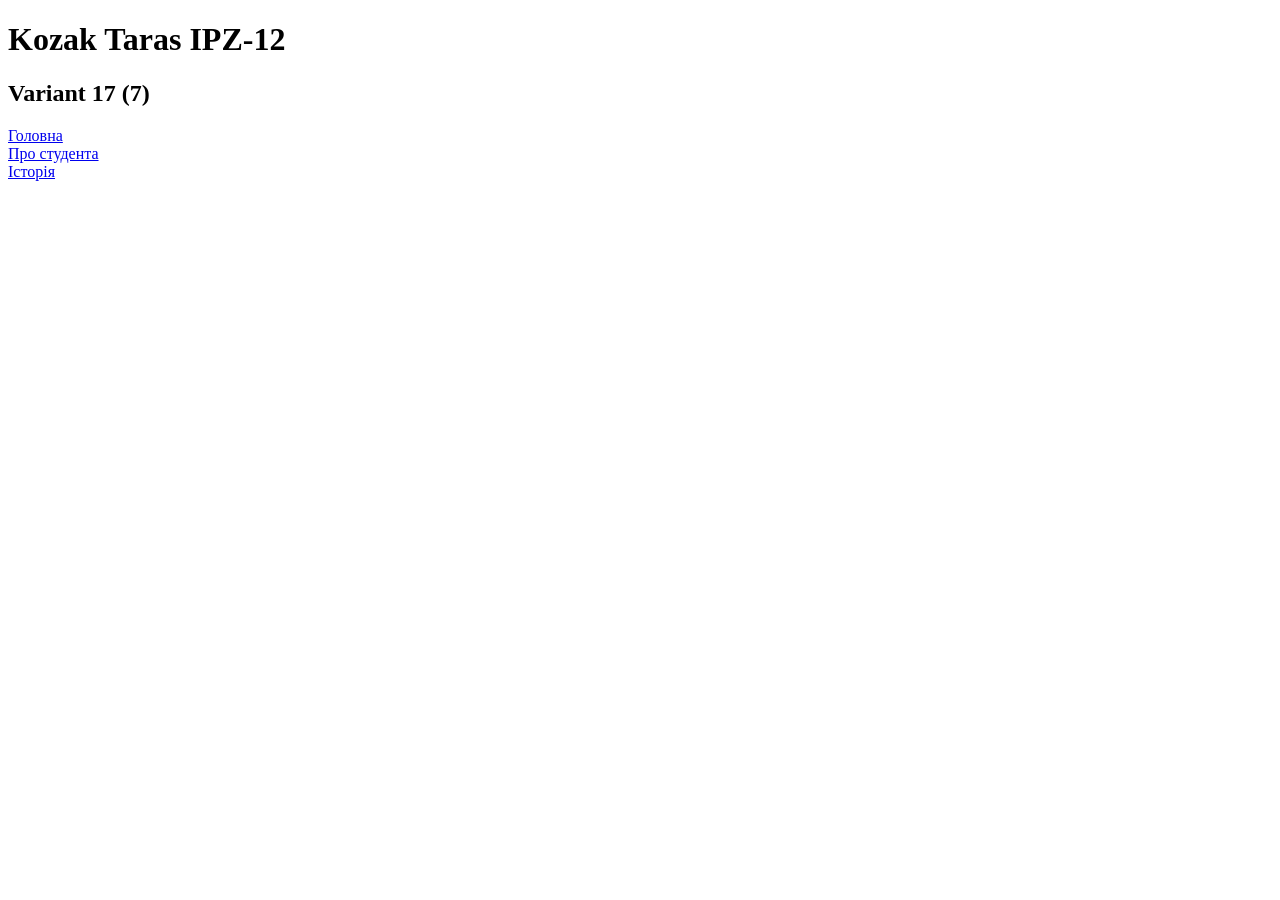
<file: index.html>
<!DOCTYPE html>
<html lang="en">
<head>
   <meta charset="UTF-8">
   <meta name="viewport" content="width=device-width, initial-scale=1.0">
   <title>Document</title>
</head>
<body>
   <h1>Kozak Taras IPZ-12</h1>
   <h2>Variant 17 (7)</h2>
   <a href="lab6.html">Головна</a><br>
   <a href="student.html">Про студента</a><br>
   <a href="hyperlinks/history.html">Історія</a>
</body>
</html>
</file>
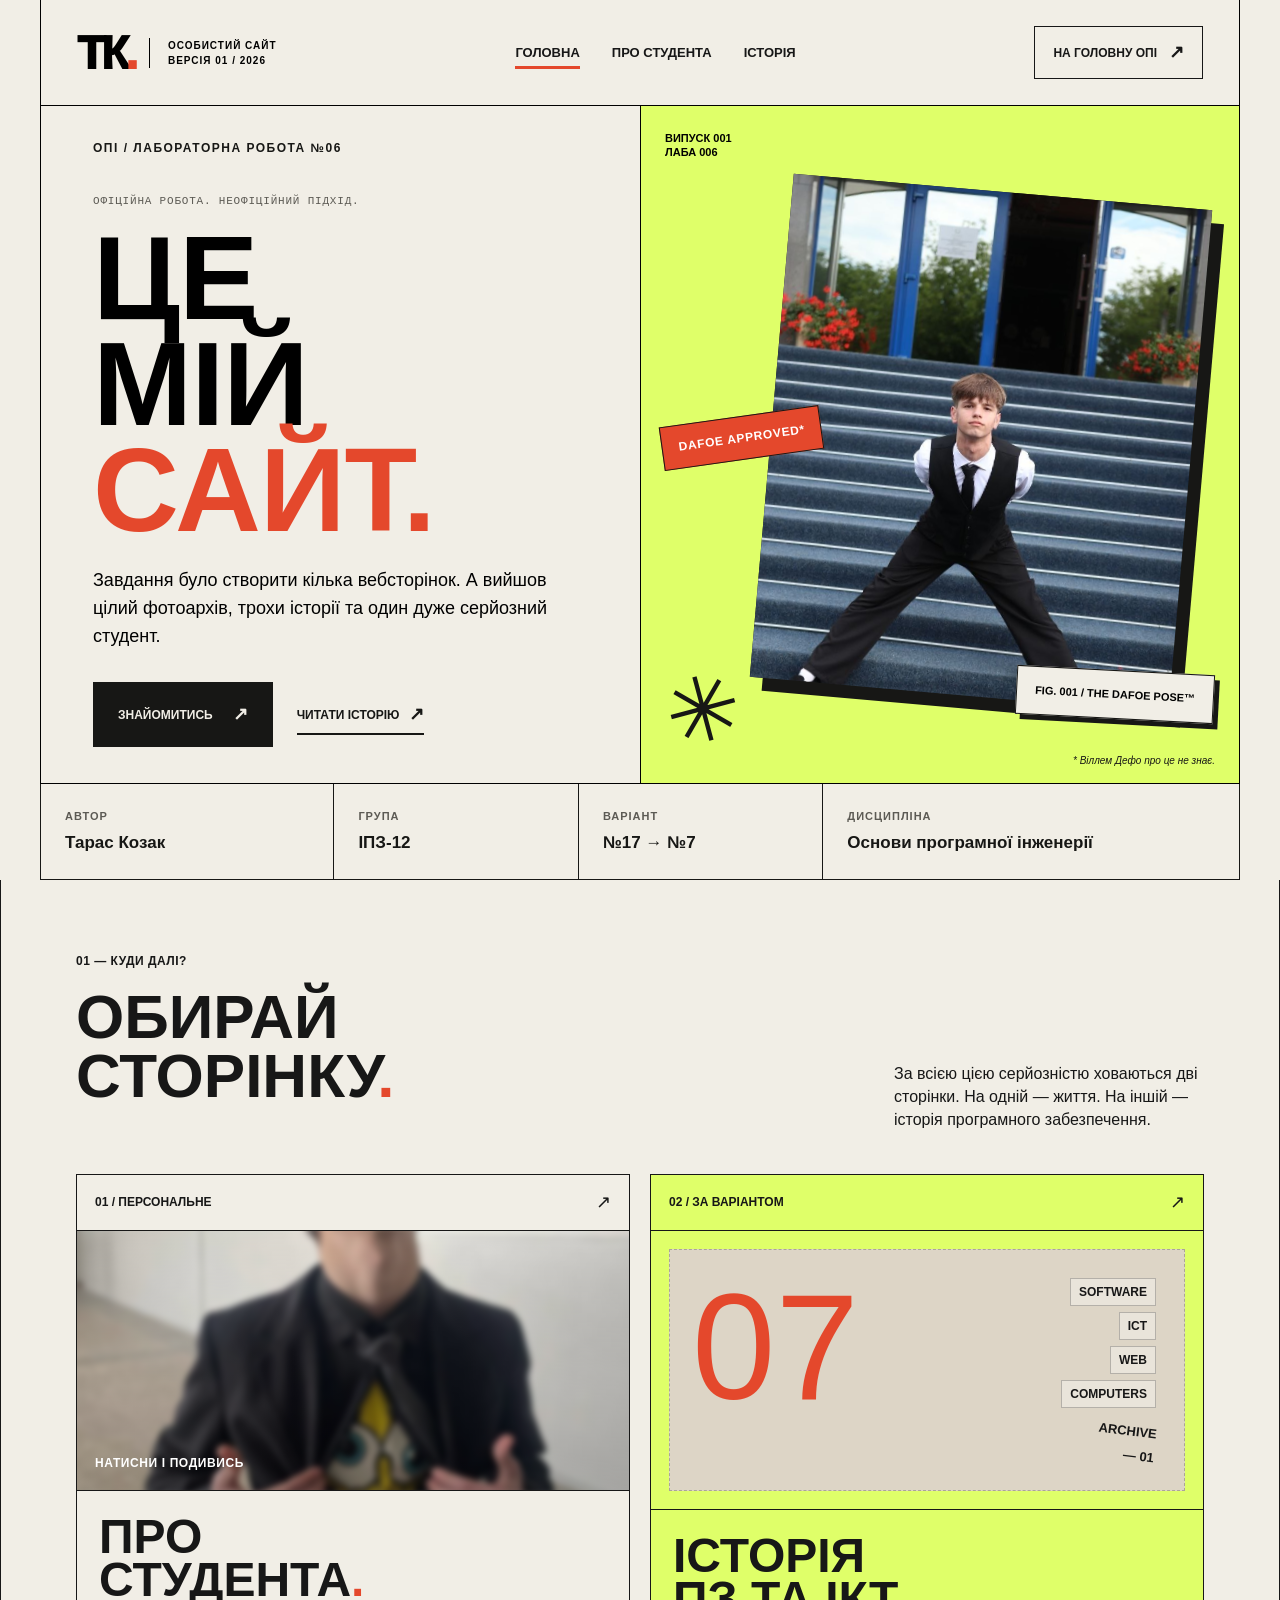
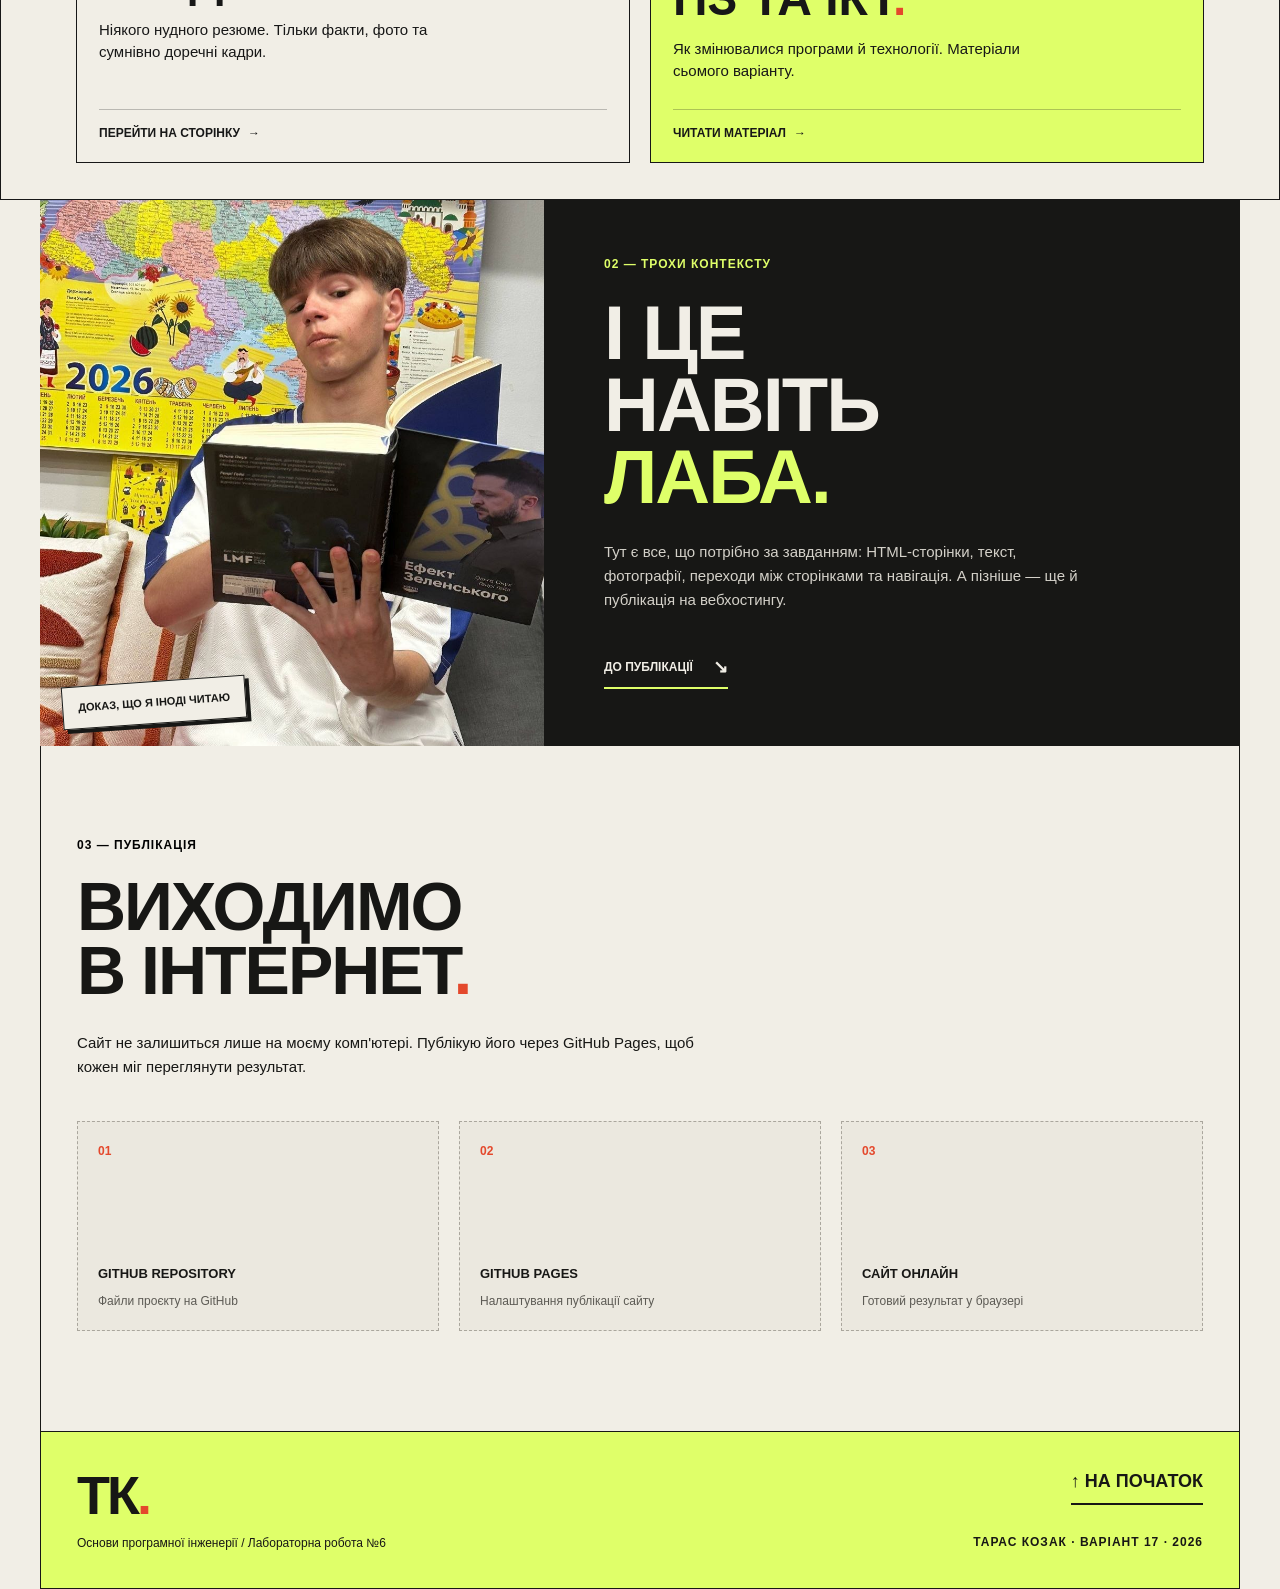
<file: lab6.html>
<!DOCTYPE html>
<html lang="en">
<head>
   <meta charset="UTF-8">
   <meta name="viewport" content="width=device-width, initial-scale=1.0">
   <title>Document</title>
   <link rel="stylesheet" href="css/null.css">
   <link rel="stylesheet" href="css/lab6.css">
</head>
<body>
   <div class="wrap">
      <header class="header">
         <div class="header__content container">
            <a href="#top" class="header__wordmark">
               <div class="wordmark-icon">
                  ТК<span class="dot">.</span>
               </div>
               <div class="wordmark-sub">
                  <span>особистий сайт</span>
                  <span>версія 01 / 2026</span>
               </div>
            </a>
            <nav class="nav">
               <ul class="nav-ul">
                  <li><a class="nav-link active" href="#top">ГОЛОВНА</a></li>
                  <li><a class="nav-link" href="student.html">ПРО СТУДЕНТА</a></li>
                  <li><a class="nav-link" href="hyperlinks/history.html">ІСТОРІЯ</a></li>
               </ul>
            </nav>
            <a href="index.html" class="home-link">НА ГОЛОВНУ ОПІ <span>↗</span></a>
         </div>
      </header>
      <main>
         <section class="lab__hero">
            <div class="lab__content container">
               <div class="hero__text">
                  <p class="eyebrow"><span class="tiny-circle"></span> ОПІ / ЛАБОРАТОРНА РОБОТА №06</p>
                  <div class="lab-edition">ОФІЦІЙНА РОБОТА. НЕОФІЦІЙНИЙ ПІДХІД.</div>
                  <h1 class="lab-title">ЦЕ<br>МІЙ<br><span>САЙТ.</span></h1>
                  <p class="lab-lead">Завдання було створити кілька вебсторінок. А вийшов цілий фотоархів, трохи історії та один дуже серйозний студент.</p>
                  <div class="lab-hero-ctas">
                     <a href="student.html" class="btn-dark">ЗНАЙОМИТИСЬ <span>↗</span></a>
                     <a href="hyperlinks/history.html" class="text-link">ЧИТАТИ ІСТОРІЮ <span>↗</span></a>
                  </div>
               </div>
               <div class="hero-photo">
                  <div class="hero-photo__info">
                     <p>ВИПУСК 001</p>
                     <p>ЛАБА 006</p>
                  </div>
                  <div class="hero-photo__image">
                     <img src="images/stairs.jpg" alt="Пародія на відому фотографію Віллема Дефо">
                  </div>
                  <div class="hero-photo__sticker">
                     DAFOE APPROVED*
                  </div>
                  <div class="hero-photo__symbol" aria-hidden="true">
                     ✳
                  </div>
                  <div class="hero-photo__caption">
                     FIG. 001 / THE DAFOE POSE™
                  </div>
                  <p class="hero-photo__disclaimer">
                     * Віллем Дефо про це не знає.
                  </p>
               </div>
            </div>
         </section>
         <section class="lab__info">
            <div class="info__content container">
               <div class="info__name">
                  <p class="info__title">автор</p>
                  <p class="info__text">Тарас Козак</p>
               </div>
               <div class="info__group">
                  <p class="info__title">група</p>
                  <p class="info__text">ІПЗ-12</p>
               </div>
               <div class="info__variant">
                  <p class="info__title">варіант</p>
                  <p class="info__text">№17 → №7</p>
               </div>
               <div class="info__discipline">
                  <p class="info__title">дисципліна</p>
                  <p class="info__text">Основи програмної інженерії</p>
               </div>
            </div>
         </section>
         <section class="pages">
            <div class="pages__content container">
               <div class="pages__top">
                     <div class="pages__top-left">
                        <p class="pages__eyebrow">01 — КУДИ ДАЛІ?</p>
                        <h2 class="pages__title">
                           ОБИРАЙ<br>
                           СТОРІНКУ<span>.</span>
                        </h2>
                     </div>
                     <p class="pages__intro">
                        За всією цією серйозністю ховаються дві сторінки.
                        На одній — життя. На іншій — історія програмного
                        забезпечення.
                     </p>
               </div>
               <div class="pages__cards">
                     <article class="page-card student-card">
                        <div class="page-card__head">
                           <span class="page-card__label">01 / ПЕРСОНАЛЬНЕ</span>
                           <a href="student.html" class="page-card__arrow">↗</a>
                        </div>
                        <a href="student.html" class="page-card__image student-card__image">
                           <img src="images/spongebob.jpg" alt="Фото студента">
                           <div class="student-card__overlay">НАТИСНИ І ПОДИВИСЬ</div>
                        </a>
                        <div class="page-card__body">
                           <h3 class="page-card__title">
                                 ПРО<br>
                                 СТУДЕНТА<span>.</span>
                           </h3>
                           <p class="page-card__text">
                                 Ніякого нудного резюме. Тільки факти, фото
                                 та сумнівно доречні кадри.
                           </p>
                           <a href="student.html" class="page-card__link">
                                 ПЕРЕЙТИ НА СТОРІНКУ <span>→</span>
                           </a>
                        </div>
                     </article>
                     <article class="page-card history-card">
                        <div class="page-card__head history-card__head">
                           <span class="page-card__label">02 / ЗА ВАРІАНТОМ</span>
                           <a href="hyperlinks/history.html" class="page-card__arrow">↗</a>
                        </div>
                        <a href="hyperlinks/history.html" class="history-card__visual">
                           <div class="history-card__poster">
                                 <div class="history-card__number">07</div>
                                 <div class="history-card__meta">
                                    <span>ARCHIVE</span>
                                    <span>— 01</span>
                                 </div>
                                 <div class="history-card__keywords">
                                    <span>SOFTWARE</span>
                                    <span>ICT</span>
                                    <span>WEB</span>
                                    <span>COMPUTERS</span>
                                 </div>
                           </div>
                        </a>
                        <div class="page-card__body history-card__body">
                           <h3 class="page-card__title">
                                 ІСТОРІЯ<br>
                                 ПЗ ТА ІКТ<span>.</span>
                           </h3>
                           <p class="page-card__text">
                                 Як змінювалися програми й технології.
                                 Матеріали сьомого варіанту.
                           </p>
                           <a href="hyperlinks/history.html" class="page-card__link">
                                 ЧИТАТИ МАТЕРІАЛ <span>→</span>
                           </a>
                        </div>
                     </article>
               </div>
            </div>
         </section>
         <section class="context">
            <div class="context__content">
               <div class="context__photo">
                     <img src="images/book.jpg" alt="Студент читає книгу">
                     <span class="context__sticker">
                        ДОКАЗ, ЩО Я ІНОДІ ЧИТАЮ
                     </span>
               </div>
               <div class="context__info">
                     <p class="context__eyebrow">
                        02 — ТРОХИ КОНТЕКСТУ
                     </p>
                     <h2 class="context__title">
                        І ЦЕ<br>
                        НАВІТЬ<br>
                        <span>ЛАБА.</span>
                     </h2>
                     <p class="context__description">
                        Тут є все, що потрібно за завданням:
                        HTML-сторінки, текст, фотографії,
                        переходи між сторінками та навігація.
                        А пізніше — ще й публікація на вебхостингу.
                     </p>
                     <a href="#publishing" class="context__link">
                        ДО ПУБЛІКАЦІЇ <span>↘</span>
                     </a>
               </div>
            </div>
         </section>
         <section class="publishing" id="publishing">
            <div class="publishing__content container">
               <p class="publishing__eyebrow">
                     03 — ПУБЛІКАЦІЯ
               </p>
               <h2 class="publishing__title">
                     ВИХОДИМО<br>
                     В ІНТЕРНЕТ<span>.</span>
               </h2>
               <p class="publishing__description">
                     Сайт не залишиться лише на моєму комп'ютері.
                     Публікую його через GitHub Pages,
                     щоб кожен міг переглянути результат.
               </p>
               <div class="publishing__cards">
                     <a href="https://github.com/da1su4e/lab6" class="publishing__card">
                        <span class="publishing__number">01</span>
                        <div class="publishing__card-bottom">
                           <h3>GITHUB REPOSITORY</h3>
                           <p>Файли проєкту на GitHub</p>
                        </div>
                     </a>
                     <a href="https://github.com/da1su4e/lab6/deployments/github-pages" class="publishing__card">
                        <span class="publishing__number">02</span>
                        <div class="publishing__card-bottom">
                           <h3>GITHUB PAGES</h3>
                           <p>Налаштування публікації сайту</p>
                        </div>
                     </a>
                     <a href="https://da1su4e.github.io/lab6/" class="publishing__card">
                        <span class="publishing__number">03</span>
                        <div class="publishing__card-bottom">
                           <h3>САЙТ ОНЛАЙН</h3>
                           <p>Готовий результат у браузері</p>
                        </div>
                     </a>
               </div>
            </div>
         </section>
      </main>
      <footer>
         <div class="footer__content container">
            <div class="footer__left">
               <strong class="footer__logo">ТК<span class="dot">.</span></strong>
               <p class="footer__text">Основи програмної інженерії / Лабораторна робота №6</p>
            </div>
            <div class="footer__right">
               <a href="#top" class="footer__link">↑ НА ПОЧАТОК</a>
               <span class="footer__credits">ТАРАС КОЗАК · ВАРІАНТ 17 · 2026</span>
            </div>
         </div>
      </footer>
   </div>
</body>
</html>
</file>
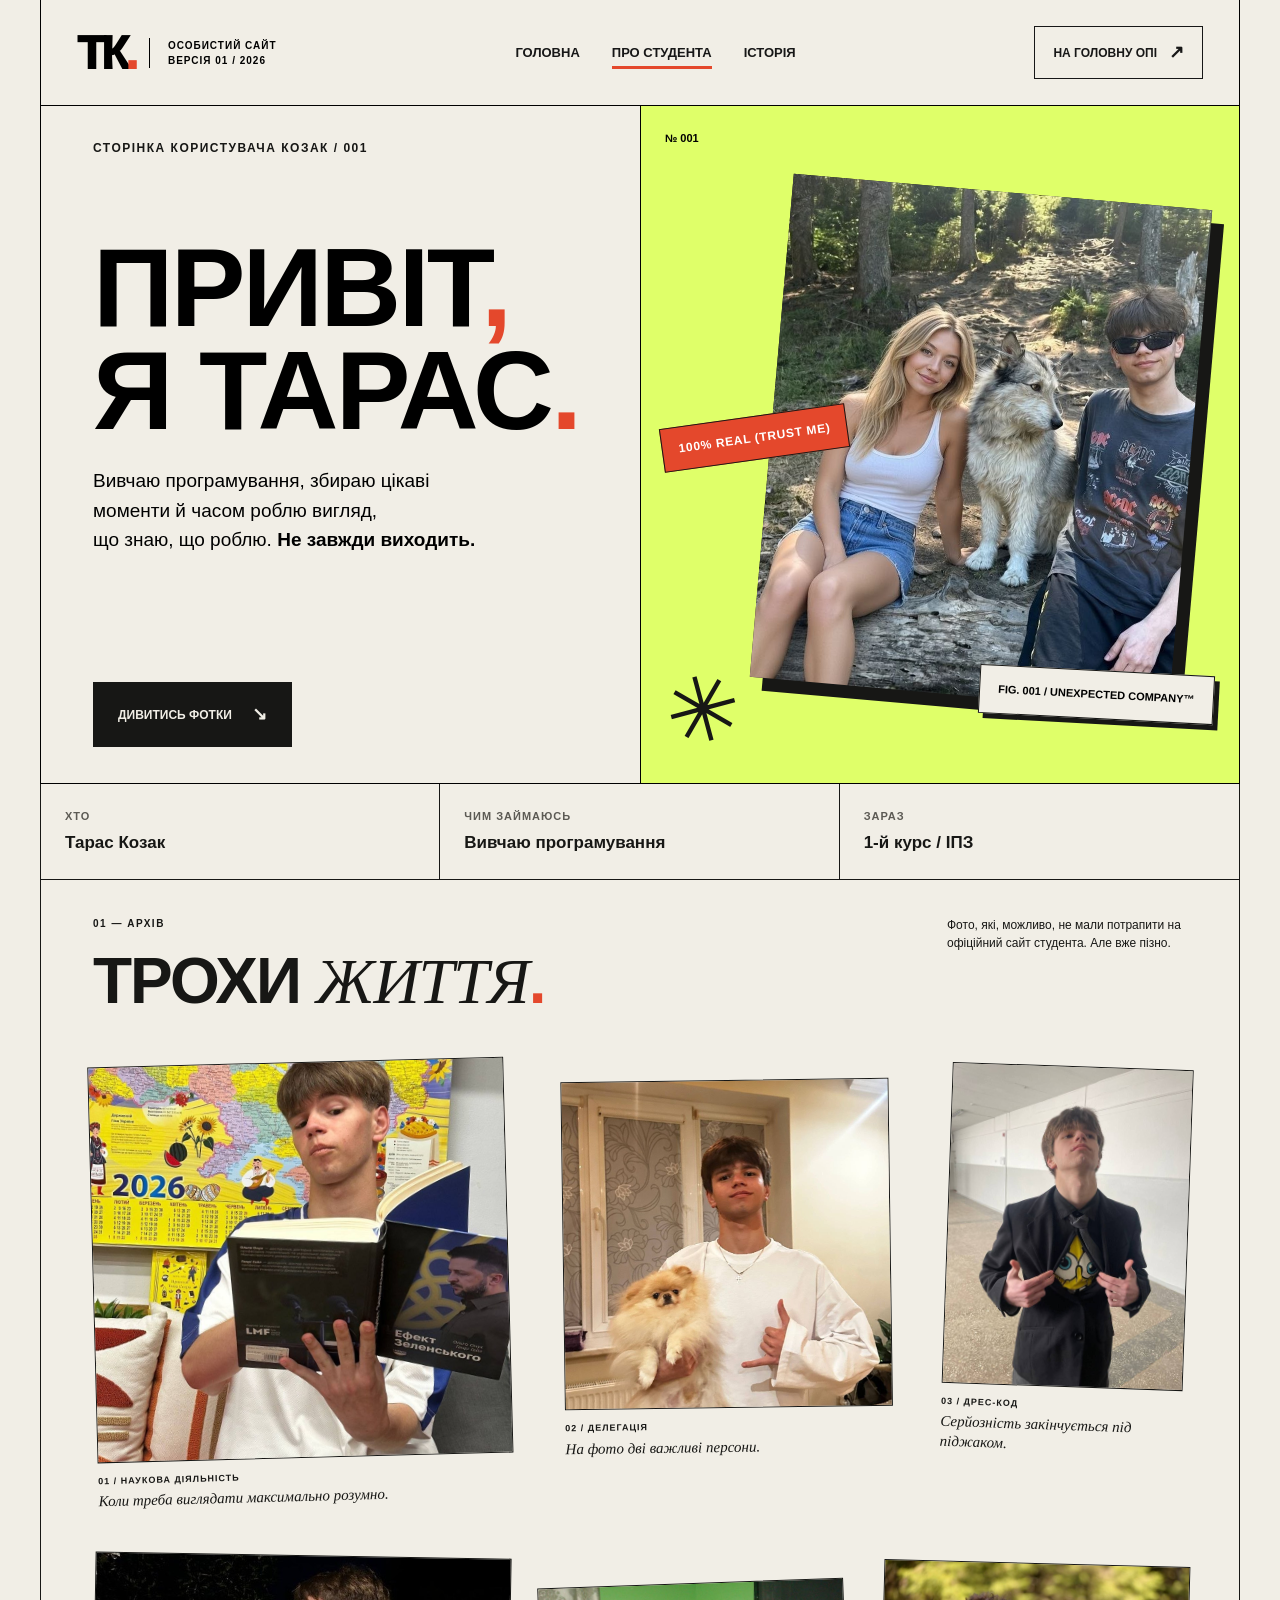
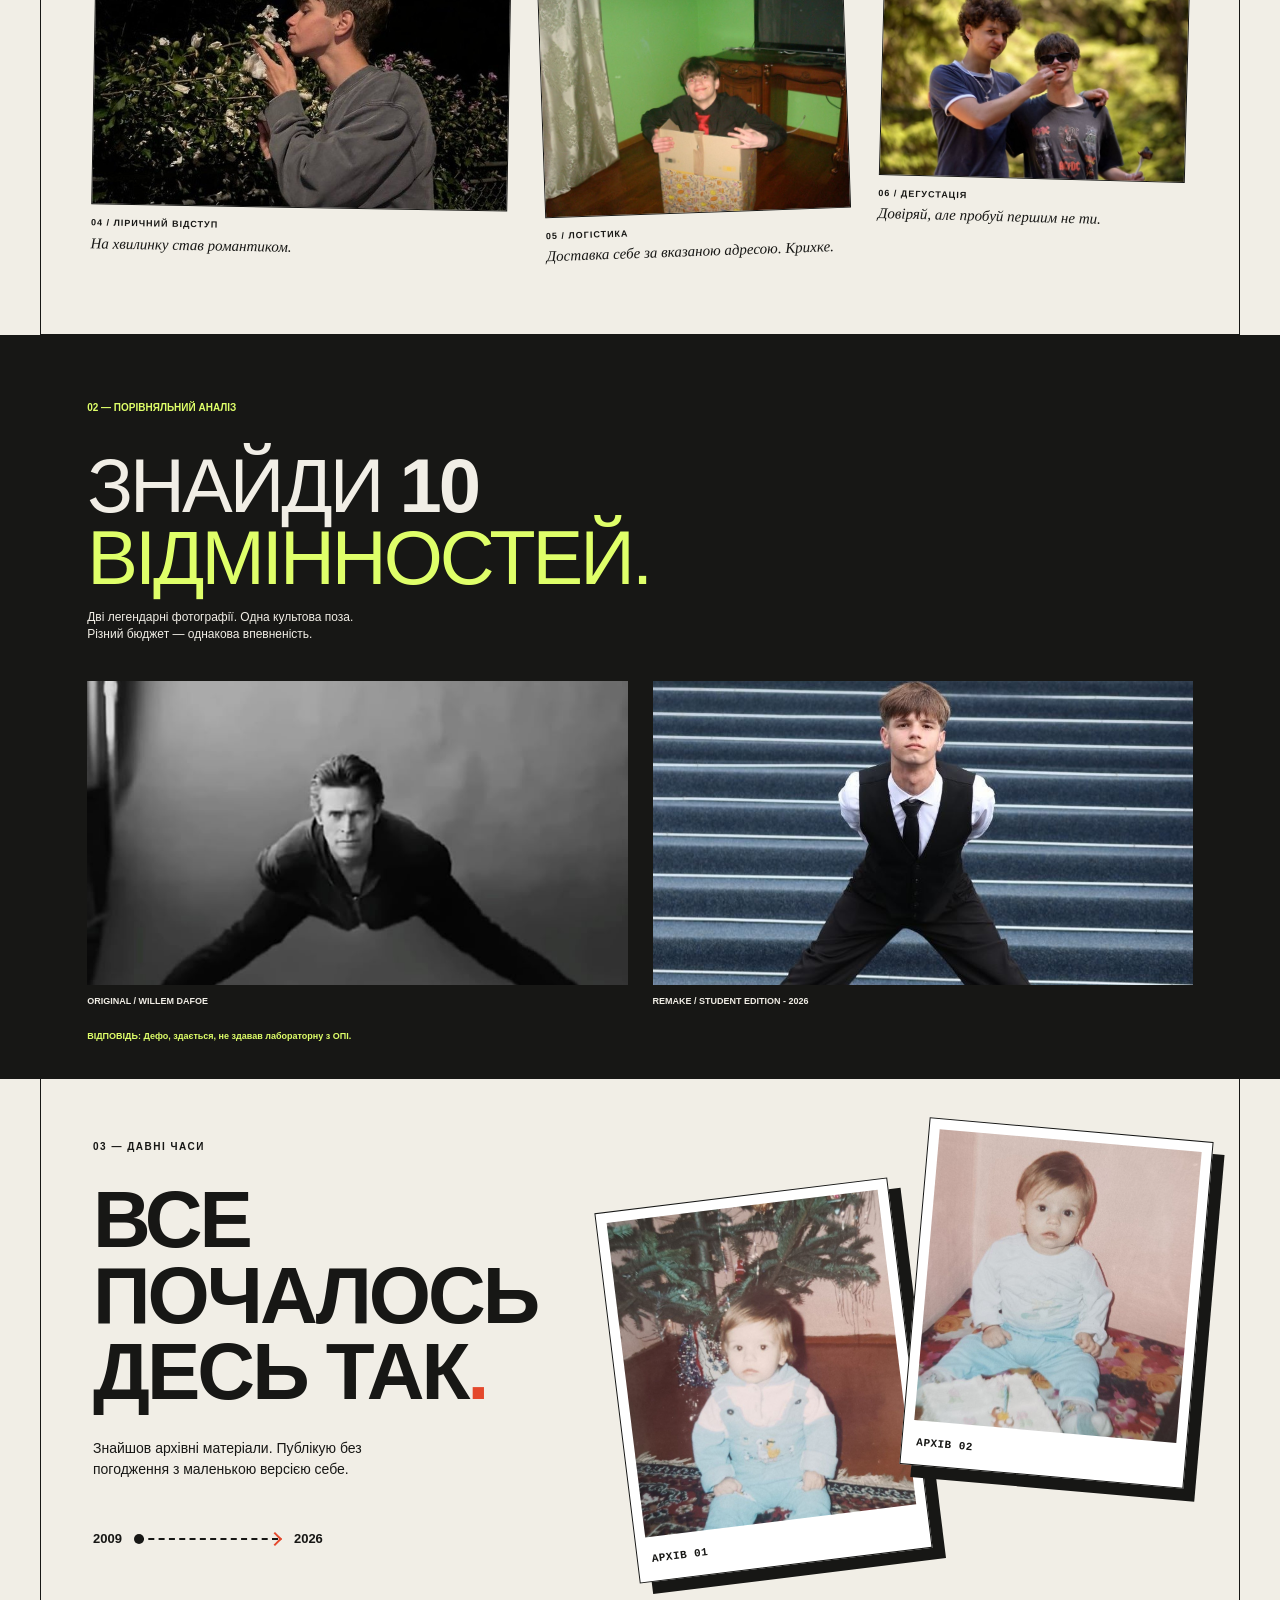
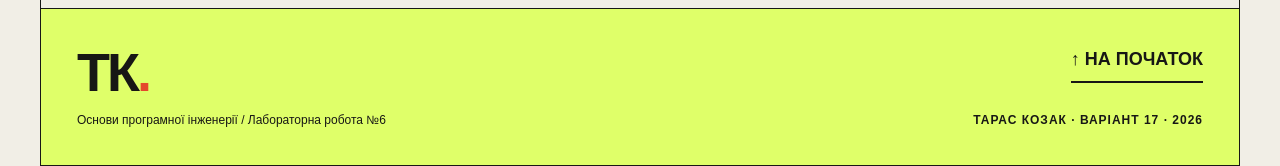
<file: student.html>
<!DOCTYPE html>
<html lang="en">
<head>
   <meta charset="UTF-8">
   <meta name="viewport" content="width=device-width, initial-scale=1.0">
   <title>Document</title>
   <link rel="stylesheet" href="css/null.css">
   <link rel="stylesheet" href="css/student.css">
</head>
<body>
   <div class="wrap">
      <header class="header">
         <div class="header__content container">
            <a href="#top" class="header__wordmark">
               <div class="wordmark-icon">
                  ТК<span class="dot">.</span>
               </div>
               <div class="wordmark-sub">
                  <span>особистий сайт</span>
                  <span>версія 01 / 2026</span>
               </div>
            </a>
            <nav class="nav">
               <ul class="nav-ul">
                  <li><a class="nav-link" href="lab6.html">ГОЛОВНА</a></li>
                  <li><a class="nav-link active" href="#top">ПРО СТУДЕНТА</a></li>
                  <li><a class="nav-link" href="hyperlinks/history.html">ІСТОРІЯ</a></li>
               </ul>
            </nav>
            <a href="index.html" class="home-link">НА ГОЛОВНУ ОПІ <span>↗</span></a>
         </div>
      </header>
      <main>
         <section class="lab__hero">
            <div class="lab__content container">
               <div class="hero__text">
                  <p class="eyebrow">СТОРІНКА КОРИСТУВАЧА КОЗАК / 001</p>
                  <h1 class="lab-title">ПРИВІТ<span>,</span><br>Я ТАРАС<span>.</span></h1>
                  <p class="lab-lead">Вивчаю програмування, збираю цікаві<br>моменти й часом роблю вигляд,<br>що знаю, що роблю. <span>Не завжди виходить.</span></p>
                  <div class="lab-hero-ctas">
                     <a href="#about" class="btn-dark">ДИВИТИСЬ ФОТКИ <span>↘</span></a>
                  </div>
               </div>
               <div class="hero-photo">
                  <div class="hero-photo__info">
                     <p>№ 001</p>
                  </div>
                  <div class="hero-photo__image">
                     <img src="images/sidney.jpg" alt="Я і Сідні Свіні">
                  </div>
                  <div class="hero-photo__sticker">
                     100% REAL (TRUST ME)
                  </div>
                  <div class="hero-photo__symbol" aria-hidden="true">
                     ✳
                  </div>
                  <div class="hero-photo__caption">
                     FIG. 001 / UNEXPECTED COMPANY™
                  </div>
               </div>
            </div>
         </section>
         <section class="lab__info">
            <div class="info__content container">
               <div class="info__name">
                  <p class="info__title">хто</p>
                  <p class="info__text">Тарас Козак</p>
               </div>
               <div class="info__group">
                  <p class="info__title">чим займаюсь</p>
                  <p class="info__text">Вивчаю програмування</p>
               </div>
               <div class="info__variant">
                  <p class="info__title">зараз</p>
                  <p class="info__text">1-й курс / ІПЗ</p>
               </div>
            </div>
         </section>
         <section class="lab__archive" id="about">
            <div class="archive__content container">
               <div class="archive__head">
                  <div class="archive__headline">
                     <p class="archive__eyebrow">01 — АРХІВ</p>
                     <h2 class="archive-title">ТРОХИ <em>життя</em><span>.</span></h2>
                  </div>
                  <p class="archive__note">Фото, які, можливо, не мали потрапити на офіційний сайт студента. Але вже пізно.</p>
               </div>
               <div class="archive__grid">
                  <div class="archive__row">
                     <figure class="archive-item archive-item--1">
                        <img src="images/book.jpg" alt="Тарас з книгою">
                        <figcaption>
                           <span class="archive-item__tag">01 / НАУКОВА ДІЯЛЬНІСТЬ</span>
                           <span class="archive-item__text">Коли треба виглядати максимально розумно.</span>
                        </figcaption>
                     </figure>
                     <figure class="archive-item archive-item--2">
                        <img src="images/dog.jpg" alt="Тарас зі шпіцом">
                        <figcaption>
                           <span class="archive-item__tag">02 / ДЕЛЕГАЦІЯ</span>
                           <span class="archive-item__text">На фото дві важливі персони.</span>
                        </figcaption>
                     </figure>
                     <figure class="archive-item archive-item--3">
                        <img src="images/spongebob.jpg" alt="Тарас у піджаку">
                        <figcaption>
                           <span class="archive-item__tag">03 / ДРЕС-КОД</span>
                           <span class="archive-item__text">Серйозність закінчується під піджаком.</span>
                        </figcaption>
                     </figure>
                  </div>
                  <div class="archive__row">
                     <figure class="archive-item archive-item--4">
                        <img src="images/flower.jpg" alt="Тарас біля квітів">
                        <figcaption>
                           <span class="archive-item__tag">04 / ЛІРИЧНИЙ ВІДСТУП</span>
                           <span class="archive-item__text">На хвилинку став романтиком.</span>
                        </figcaption>
                     </figure>
                     <figure class="archive-item archive-item--5">
                        <img src="images/box.jpg" alt="Тарас у картонній коробці">
                        <figcaption>
                           <span class="archive-item__tag">05 / ЛОГІСТИКА</span>
                           <span class="archive-item__text">Доставка себе за вказаною адресою. Крихке.</span>
                        </figcaption>
                     </figure>
                     <figure class="archive-item archive-item--6">
                        <img src="images/food.jpg" alt="Двоє друзів у лісі з шашликом">
                        <figcaption>
                           <span class="archive-item__tag">06 / ДЕГУСТАЦІЯ</span>
                           <span class="archive-item__text">Довіряй, але пробуй першим не ти.</span>
                        </figcaption>
                     </figure>
                  </div>
               </div>
            </div>
         </section>
         <section class="comparison" id="comparison">
            <div class="container">
               <span class="comparison-label">
                  02 — ПОРІВНЯЛЬНИЙ АНАЛІЗ
               </span>
               <h2 class="comparison-title">
                  ЗНАЙДИ <strong>10</strong>
                  <span>ВІДМІННОСТЕЙ.</span>
               </h2>
               <p class="comparison-description">
                  Дві легендарні фотографії. Одна культова поза. <br>
                  Різний бюджет — однакова впевненість.
               </p>
               <div class="comparison-images">
                  <div class="comparison-item">
                        <img src="images/dafoe.jpg" alt="Оригінальне фото Віллема Дефо">
                        <span>ORIGINAL / WILLEM DAFOE</span>
                  </div>
                  <div class="comparison-item">
                        <img src="images/stairs.jpg" alt="Моя версія фотографії">
                        <span>REMAKE / STUDENT EDITION - 2026</span>
                  </div>
               </div>
               <p class="comparison-footer">
                  ВІДПОВІДЬ: Дефо, здається, не здавав лабораторну з ОПІ.
               </p>
            </div>
         </section>
         <section class="lab__past" id="past">
            <div class="past__content container">
               <div class="past__text">
                  <p class="past__eyebrow">03 — ДАВНІ ЧАСИ</p>
                  <h2 class="past-title">ВСЕ<br>ПОЧАЛОСЬ<br>ДЕСЬ ТАК<span>.</span></h2>
                  <p class="past__lead">Знайшов архівні матеріали. Публікую без погодження з маленькою версією себе.</p>
                  <div class="past__years">
                     <span>2009</span>
                     <span class="past__road" aria-hidden="true"></span>
                     <span>2026</span>
                  </div>
               </div>
               <div class="past__photos">
                  <figure class="polaroid polaroid--1">
                     <img src="images/kid1.jpg" alt="Дитяче фото біля ялинки">
                     <figcaption>АРХІВ 01</figcaption>
                  </figure>
                  <figure class="polaroid polaroid--2">
                     <img src="images/kid2.jpg" alt="Дитяче фото на дивані">
                     <figcaption>АРХІВ 02</figcaption>
                  </figure>
               </div>
            </div>
         </section>
      </main>
      <footer>
         <div class="footer__content container">
            <div class="footer__left">
               <strong class="footer__logo">ТК<span class="dot">.</span></strong>
               <p class="footer__text">Основи програмної інженерії / Лабораторна робота №6</p>
            </div>
            <div class="footer__right">
               <a href="#top" class="footer__link">↑ НА ПОЧАТОК</a>
               <span class="footer__credits">ТАРАС КОЗАК · ВАРІАНТ 17 · 2026</span>
            </div>
         </div>
      </footer>
   </div>
</body>
</html>
</file>
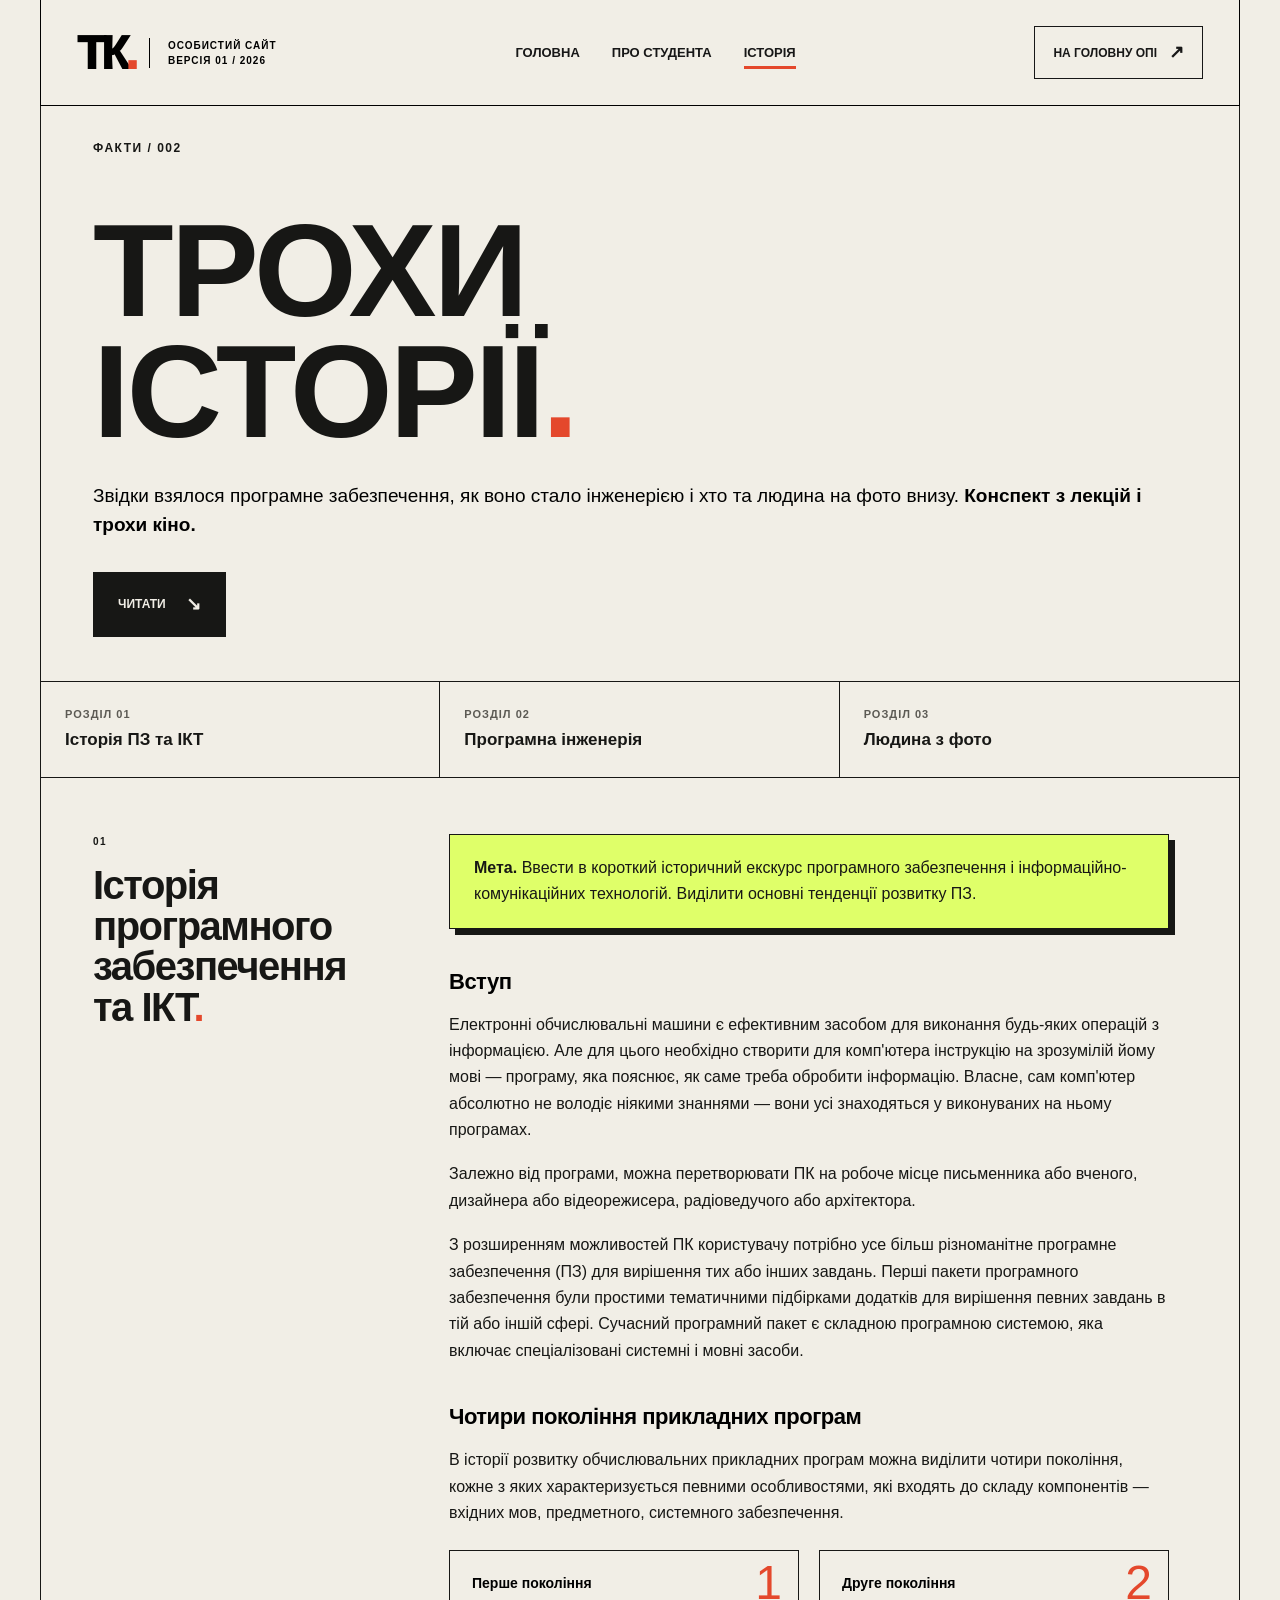
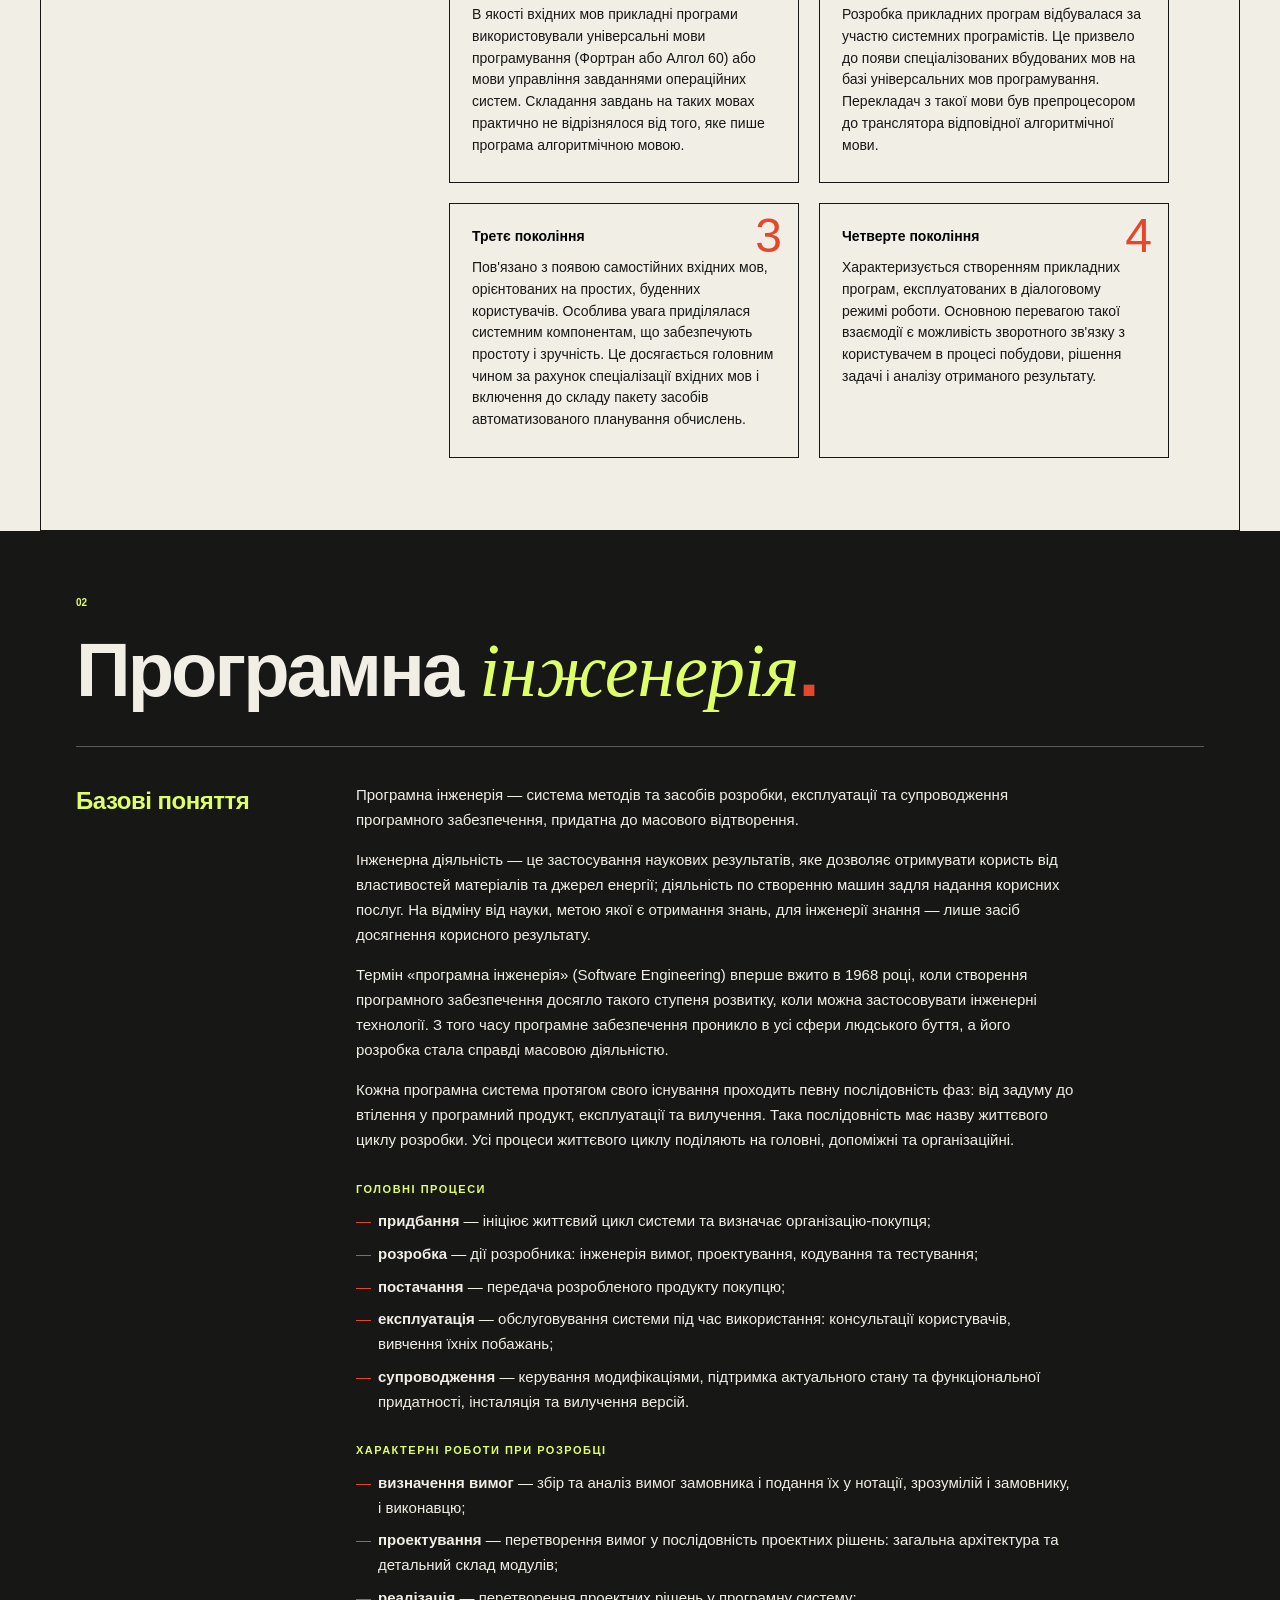
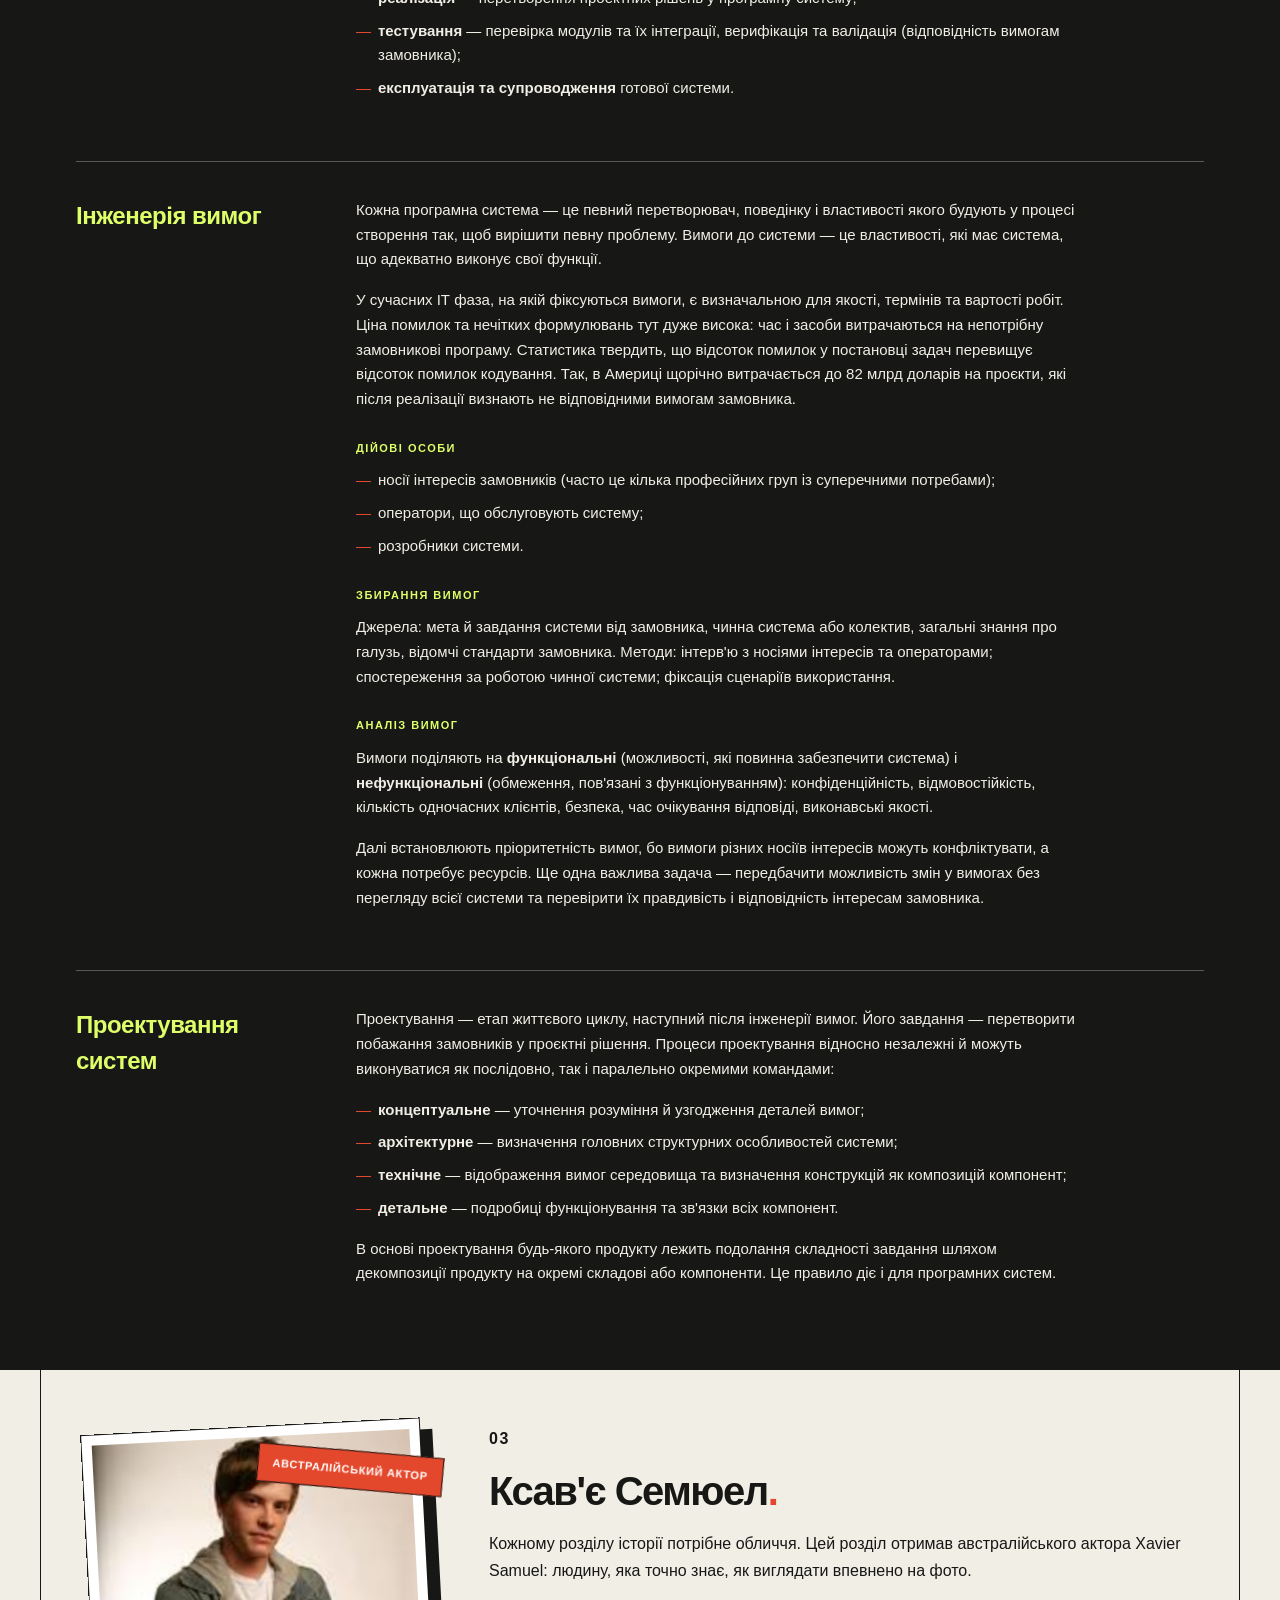
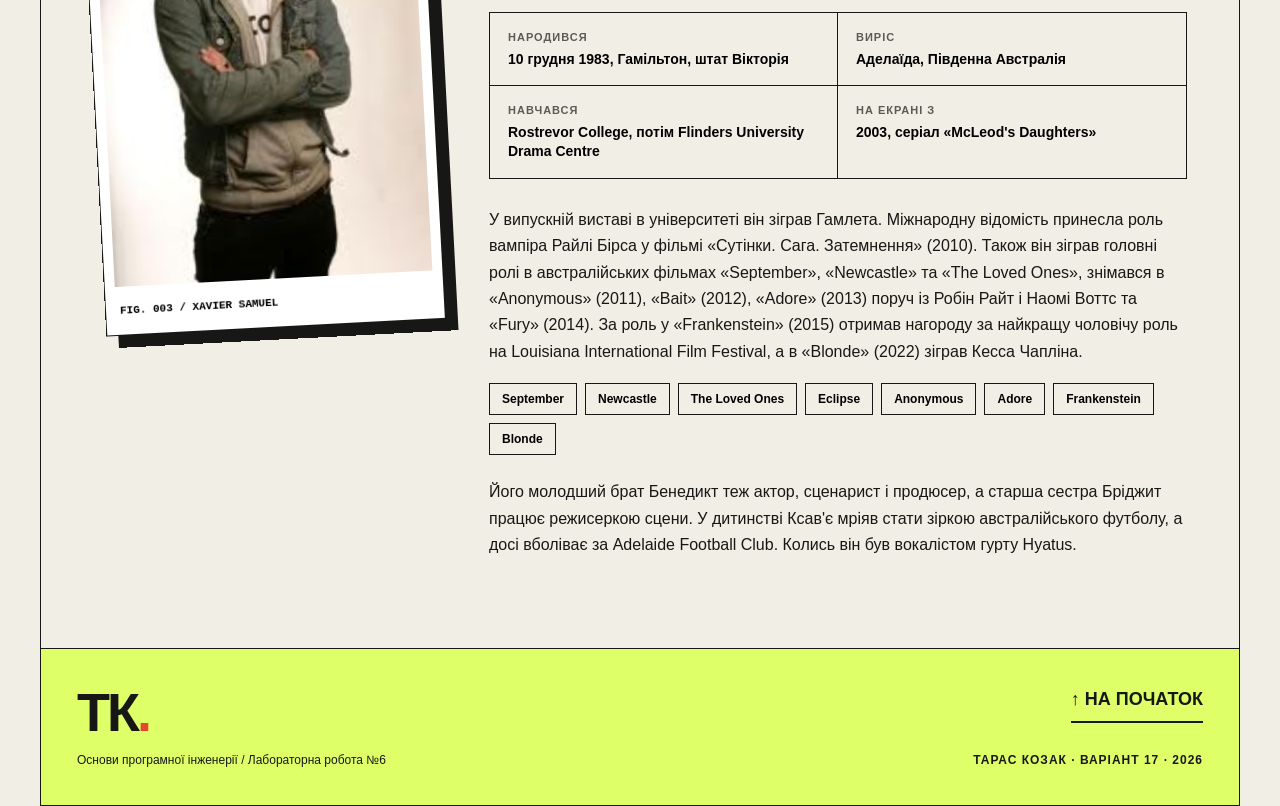
<file: hyperlinks/history.html>
<!DOCTYPE html>
<html lang="uk">
<head>
   <meta charset="UTF-8">
   <meta name="viewport" content="width=device-width, initial-scale=1.0">
   <title>Історія — Тарас Козак</title>
   <link rel="stylesheet" href="../css/null.css">
   <link rel="stylesheet" href="../css/student.css">
   <link rel="stylesheet" href="../css/history.css">
</head>
<body>
   <div class="wrap">
      <header class="header" id="top">
         <div class="header__content container">
            <a href="#top" class="header__wordmark">
               <div class="wordmark-icon">ТК<span class="dot">.</span></div>
               <div class="wordmark-sub">
                  <span>особистий сайт</span>
                  <span>версія 01 / 2026</span>
               </div>
            </a>
            <nav class="nav">
               <ul class="nav-ul">
                  <li><a class="nav-link" href="../lab6.html">ГОЛОВНА</a></li>
                  <li><a class="nav-link" href="../student.html">ПРО СТУДЕНТА</a></li>
                  <li><a class="nav-link active" href="#top">ІСТОРІЯ</a></li>
               </ul>
            </nav>
            <a href="../index.html" class="home-link">НА ГОЛОВНУ ОПІ <span>↗</span></a>
         </div>
      </header>
      <main>
         <section class="history-hero">
            <div class="history-hero__content container">
               <div class="history-hero__text">
                  <p class="eyebrow">ФАКТИ / 002</p>
                  <h1 class="history-hero__title">ТРОХИ<br>ІСТОРІЇ<span>.</span></h1>
                  <p class="lab-lead">Звідки взялося програмне забезпечення, як воно стало інженерією і хто та людина на фото внизу. <span>Конспект з лекцій і трохи кіно.</span></p>
                  <div class="lab-hero-ctas">
                     <a href="#software" class="btn-dark">ЧИТАТИ <span>↘</span></a>
                  </div>
               </div>
            </div>
         </section>
         <section class="lab__info">
            <div class="info__content container">
               <div><p class="info__title">розділ 01</p><p class="info__text"><a href="#software">Історія ПЗ та ІКТ</a></p></div>
               <div><p class="info__title">розділ 02</p><p class="info__text"><a href="#engineering">Програмна інженерія</a></p></div>
               <div><p class="info__title">розділ 03</p><p class="info__text"><a href="#person">Людина з фото</a></p></div>
            </div>
         </section>
         <section class="history-section" id="software">
            <div class="history__content container">
               <div class="history__side">
                  <p class="history__eyebrow">01</p>
                  <h2 class="history-title">Історія програмного забезпечення та ІКТ<span>.</span></h2>
               </div>
               <div class="history__body">
                  <p class="history__goal"><strong>Мета.</strong> Ввести в короткий історичний екскурс програмного забезпечення і інформаційно-комунікаційних технологій. Виділити основні тенденції розвитку ПЗ.</p>
                  <h3>Вступ</h3>
                  <p>Електронні обчислювальні машини є ефективним засобом для виконання будь-яких операцій з інформацією. Але для цього необхідно створити для комп'ютера інструкцію на зрозумілій йому мові — програму, яка пояснює, як саме треба обробити інформацію. Власне, сам комп'ютер абсолютно не володіє ніякими знаннями — вони усі знаходяться у виконуваних на ньому програмах.</p>
                  <p>Залежно від програми, можна перетворювати ПК на робоче місце письменника або вченого, дизайнера або відеорежисера, радіоведучого або архітектора.</p>
                  <p>З розширенням можливостей ПК користувачу потрібно усе більш різноманітне програмне забезпечення (ПЗ) для вирішення тих або інших завдань. Перші пакети програмного забезпечення були простими тематичними підбірками додатків для вирішення певних завдань в тій або іншій сфері. Сучасний програмний пакет є складною програмною системою, яка включає спеціалізовані системні і мовні засоби.</p>
                  <h3>Чотири покоління прикладних програм</h3>
                  <p>В історії розвитку обчислювальних прикладних програм можна виділити чотири покоління, кожне з яких характеризується певними особливостями, які входять до складу компонентів — вхідних мов, предметного, системного забезпечення.</p>
                  <ol class="gen-list">
                     <li>
                        <h4>Перше покоління</h4>
                        <p>В якості вхідних мов прикладні програми використовували універсальні мови програмування (Фортран або Алгол 60) або мови управління завданнями операційних систем. Складання завдань на таких мовах практично не відрізнялося від того, яке пише програма алгоритмічною мовою.</p>
                     </li>
                     <li>
                        <h4>Друге покоління</h4>
                        <p>Розробка прикладних програм відбувалася за участю системних програмістів. Це призвело до появи спеціалізованих вбудованих мов на базі універсальних мов програмування. Перекладач з такої мови був препроцесором до транслятора відповідної алгоритмічної мови.</p>
                     </li>
                     <li>
                        <h4>Третє покоління</h4>
                        <p>Пов'язано з появою самостійних вхідних мов, орієнтованих на простих, буденних користувачів. Особлива увага приділялася системним компонентам, що забезпечують простоту і зручність. Це досягається головним чином за рахунок спеціалізації вхідних мов і включення до складу пакету засобів автоматизованого планування обчислень.</p>
                     </li>
                     <li>
                        <h4>Четверте покоління</h4>
                        <p>Характеризується створенням прикладних програм, експлуатованих в діалоговому режимі роботи. Основною перевагою такої взаємодії є можливість зворотного зв'язку з користувачем в процесі побудови, рішення задачі і аналізу отриманого результату.</p>
                     </li>
                  </ol>
               </div>
            </div>
         </section>
         <section class="history-dark" id="engineering">
            <div class="container history-dark__content">
               <p class="history-dark__label">02</p>
               <h2 class="history-dark__title">Програмна <em>інженерія</em><span>.</span></h2>
               <article class="hblock">
                  <h3>Базові поняття</h3>
                  <div>
                     <p>Програмна інженерія — система методів та засобів розробки, експлуатації та супроводження програмного забезпечення, придатна до масового відтворення.</p>
                     <p>Інженерна діяльність — це застосування наукових результатів, яке дозволяє отримувати користь від властивостей матеріалів та джерел енергії; діяльність по створенню машин задля надання корисних послуг. На відміну від науки, метою якої є отримання знань, для інженерії знання — лише засіб досягнення корисного результату.</p>
                     <p>Термін «програмна інженерія» (Software Engineering) вперше вжито в 1968 році, коли створення програмного забезпечення досягло такого ступеня розвитку, коли можна застосовувати інженерні технології. З того часу програмне забезпечення проникло в усі сфери людського буття, а його розробка стала справді масовою діяльністю.</p>
                     <p>Кожна програмна система протягом свого існування проходить певну послідовність фаз: від задуму до втілення у програмний продукт, експлуатації та вилучення. Така послідовність має назву життєвого циклу розробки. Усі процеси життєвого циклу поділяють на головні, допоміжні та організаційні.</p>
                     <h4>Головні процеси</h4>
                     <ul>
                        <li><b>придбання</b> — ініціює життєвий цикл системи та визначає організацію-покупця;</li>
                        <li><b>розробка</b> — дії розробника: інженерія вимог, проектування, кодування та тестування;</li>
                        <li><b>постачання</b> — передача розробленого продукту покупцю;</li>
                        <li><b>експлуатація</b> — обслуговування системи під час використання: консультації користувачів, вивчення їхніх побажань;</li>
                        <li><b>супроводження</b> — керування модифікаціями, підтримка актуального стану та функціональної придатності, інсталяція та вилучення версій.</li>
                     </ul>
                     <h4>Характерні роботи при розробці</h4>
                     <ul>
                        <li><b>визначення вимог</b> — збір та аналіз вимог замовника і подання їх у нотації, зрозумілій і замовнику, і виконавцю;</li>
                        <li><b>проектування</b> — перетворення вимог у послідовність проектних рішень: загальна архітектура та детальний склад модулів;</li>
                        <li><b>реалізація</b> — перетворення проектних рішень у програмну систему;</li>
                        <li><b>тестування</b> — перевірка модулів та їх інтеграції, верифікація та валідація (відповідність вимогам замовника);</li>
                        <li><b>експлуатація та супроводження</b> готової системи.</li>
                     </ul>
                  </div>
               </article>
               <article class="hblock">
                  <h3>Інженерія вимог</h3>
                  <div>
                     <p>Кожна програмна система — це певний перетворювач, поведінку і властивості якого будують у процесі створення так, щоб вирішити певну проблему. Вимоги до системи — це властивості, які має система, що адекватно виконує свої функції.</p>
                     <p>У сучасних ІТ фаза, на якій фіксуються вимоги, є визначальною для якості, термінів та вартості робіт. Ціна помилок та нечітких формулювань тут дуже висока: час і засоби витрачаються на непотрібну замовникові програму. Статистика твердить, що відсоток помилок у постановці задач перевищує відсоток помилок кодування. Так, в Америці щорічно витрачається до 82 млрд доларів на проєкти, які після реалізації визнають не відповідними вимогам замовника.</p>
                     <h4>Дійові особи</h4>
                     <ul>
                        <li>носії інтересів замовників (часто це кілька професійних груп із суперечними потребами);</li>
                        <li>оператори, що обслуговують систему;</li>
                        <li>розробники системи.</li>
                     </ul>
                     <h4>Збирання вимог</h4>
                     <p>Джерела: мета й завдання системи від замовника, чинна система або колектив, загальні знання про галузь, відомчі стандарти замовника. Методи: інтерв'ю з носіями інтересів та операторами; спостереження за роботою чинної системи; фіксація сценаріїв використання.</p>
                     <h4>Аналіз вимог</h4>
                     <p>Вимоги поділяють на <b>функціональні</b> (можливості, які повинна забезпечити система) і <b>нефункціональні</b> (обмеження, пов'язані з функціонуванням): конфіденційність, відмовостійкість, кількість одночасних клієнтів, безпека, час очікування відповіді, виконавські якості.</p>
                     <p>Далі встановлюють пріоритетність вимог, бо вимоги різних носіїв інтересів можуть конфліктувати, а кожна потребує ресурсів. Ще одна важлива задача — передбачити можливість змін у вимогах без перегляду всієї системи та перевірити їх правдивість і відповідність інтересам замовника.</p>
                  </div>
               </article>
               <article class="hblock">
                  <h3>Проектування систем</h3>
                  <div>
                     <p>Проектування — етап життєвого циклу, наступний після інженерії вимог. Його завдання — перетворити побажання замовників у проєктні рішення. Процеси проектування відносно незалежні й можуть виконуватися як послідовно, так і паралельно окремими командами:</p>
                     <ul>
                        <li><b>концептуальне</b> — уточнення розуміння й узгодження деталей вимог;</li>
                        <li><b>архітектурне</b> — визначення головних структурних особливостей системи;</li>
                        <li><b>технічне</b> — відображення вимог середовища та визначення конструкцій як композицій компонент;</li>
                        <li><b>детальне</b> — подробиці функціонування та зв'язки всіх компонент.</li>
                     </ul>
                     <p>В основі проектування будь-якого продукту лежить подолання складності завдання шляхом декомпозиції продукту на окремі складові або компоненти. Це правило діє і для програмних систем.</p>
                  </div>
               </article>
            </div>
         </section>
         <section class="history-section person" id="person">
            <div class="history__content container person__content">
               <figure class="person__photo">
                  <img src="../images/xavier.jpg" alt="Xavier Samuel">
                  <span class="person__sticker">АВСТРАЛІЙСЬКИЙ АКТОР</span>
                  <figcaption>FIG. 003 / XAVIER SAMUEL</figcaption>
               </figure>
               <div class="person__text">
                  <p class="history__eyebrow">03</p>
                  <h2 class="history-title">Ксав'є Семюел<span>.</span></h2>
                  <p>Кожному розділу історії потрібне обличчя. Цей розділ отримав австралійського актора Xavier Samuel: людину, яка точно знає, як виглядати впевнено на фото.</p>
                  <dl class="person__facts">
                     <div><dt>народився</dt><dd>10 грудня 1983, Гамільтон, штат Вікторія</dd></div>
                     <div><dt>виріс</dt><dd>Аделаїда, Південна Австралія</dd></div>
                     <div><dt>навчався</dt><dd>Rostrevor College, потім Flinders University Drama Centre</dd></div>
                     <div><dt>на екрані з</dt><dd>2003, серіал «McLeod's Daughters»</dd></div>
                  </dl>
                  <p>У випускній виставі в університеті він зіграв Гамлета. Міжнародну відомість принесла роль вампіра Райлі Бірса у фільмі «Сутінки. Сага. Затемнення» (2010). Також він зіграв головні ролі в австралійських фільмах «September», «Newcastle» та «The Loved Ones», знімався в «Anonymous» (2011), «Bait» (2012), «Adore» (2013) поруч із Робін Райт і Наомі Воттс та «Fury» (2014). За роль у «Frankenstein» (2015) отримав нагороду за найкращу чоловічу роль на Louisiana International Film Festival, а в «Blonde» (2022) зіграв Кесса Чапліна.</p>
                  <ul class="person__films">
                     <li>September</li><li>Newcastle</li><li>The Loved Ones</li><li>Eclipse</li><li>Anonymous</li><li>Adore</li><li>Frankenstein</li><li>Blonde</li>
                  </ul>
                  <p>Його молодший брат Бенедикт теж актор, сценарист і продюсер, а старша сестра Бріджит працює режисеркою сцени. У дитинстві Ксав'є мріяв стати зіркою австралійського футболу, а досі вболіває за Adelaide Football Club. Колись він був вокалістом гурту Hyatus.</p>
               </div>
            </div>
         </section>
      </main>
      <footer>
         <div class="footer__content container">
            <div class="footer__left">
               <strong class="footer__logo">ТК<span class="dot">.</span></strong>
               <p class="footer__text">Основи програмної інженерії / Лабораторна робота №6</p>
            </div>
            <div class="footer__right">
               <a href="#top" class="footer__link">↑ НА ПОЧАТОК</a>
               <span class="footer__credits">ТАРАС КОЗАК · ВАРІАНТ 17 · 2026</span>
            </div>
         </div>
      </footer>
   </div>
</body>
</html>
</file>
<file: css/null.css>
*{
	padding: 0;
	margin: 0;
	border: 0;
   transition: all 0.3s ease-in-out;
}
*, *:before, *:after{
	-moz-box-sizing: border-box;
	-webkit-box-sizing: border-box;
	box-sizing: border-box;
}
:focus, :active{outline: none;}
a:focus, a:active{outline: none;}

nav,footer,header,aside{display: block;}

html, body{
	height: 100%;
	width: 100%;
	font-style: 100%;
	line-height: 1.5;
	font-style: 14px;
	-ms-text-size-adjust: 100%;
	-moz-text-size-adjust: 100%;
	-webkit-text-size-adjust: 100%;
   font-family: Poppins;
}

.wrap {
   min-height: 100%;
   display: flex;
   flex-direction: column;
}

input, button, textarea{font-family: inherit;}

input::-ms-clear{display:none;}
button{cursor: pointer;}
button::-moz-focus-inner{padding: 0;border: 0;}
a, a:visited{text-decoration: none;}
a:hover{text-decoration: none;}
ul li{list-style-type: none;}
img{vertical-align: top;}

h1,h2, h3, h4, h5, h6{font-style: inherit; font-weight: 400;}
</file>
<file: css/lab6.css>
body {
    font-family: Arial, Helvetica, sans-serif;
    background-color: #F1EEE6;
}

*,
*::before,
*::after {
    box-sizing: border-box;
}

html {
    scroll-behavior: smooth;
}

body {
    margin: 0;
}

.wrap {
    width: 100%;
    overflow: clip;
}

.container {
    width: 100%;
    max-width: 1200px;
    margin: 0 auto;
}

.header__wordmark {
    text-decoration: none;
}

.lab__content {
    align-items: stretch;
}

.hero__text {
    min-width: 0;
}

.hero-photo {
    flex: 0 0 50%;
    max-width: none;
}


.container {
    max-width: 1200px;
    margin: 0 auto;
    padding: 0 36px;
}

.header {
   width: 100%;
}

.header__content {
   display: flex;
   justify-content: space-between;
   align-items: center;
   border: 1.5px solid #000;
   border-top: none;
   padding: 26px 36px;
}

.header__wordmark {
   display: flex;
   align-items: center;
   gap: 15px;
   color: #000;
}

.wordmark-icon {
   font-size: 46px;
   line-height: 1;
   font-weight: 1000;
   letter-spacing: -4px;
}

.dot {
   color: #e4482c;
}

.wordmark-sub {
   display: flex;
   flex-direction: column;
   border-left: 1px solid #000;
   padding-left: 18px;
   line-height: 1.5;
   letter-spacing: 1px;
   text-transform: uppercase;
   font-size: 10px;
   font-weight: 800;
}


.nav ul {
    display: flex;
    align-items: center;
    gap: 32px;
    list-style: none;
    margin: 0;
    padding: 0;
}

.nav-link {
    position: relative;
    display: inline-block;
    padding: 10px 0;
    font-size: 13px;
    font-weight: 700;
    color: #171717;
    text-decoration: none;
    transition: color 0.2s ease;
}

.nav-link::after {
    content: "";
    position: absolute;
    bottom: 3px;
    left: 0;
    width: 100%;
    height: 3px;
    background-color: #e4482c;
    transform: scaleX(0);
    transform-origin: left;
    transition: transform 0.25s ease;
}

.nav-link:hover::after,
.nav-link.active::after {
    transform: scaleX(1);
}


.home-link {
    display: inline-flex;
    align-items: center;
    gap: 12px;
    padding: 12px 18px;
    border: 1.5px solid #171717;
    color: #171717;
    font-size: 12px;
    font-weight: 700;
    text-decoration: none;
    transition: background-color 0.25s ease,
                color 0.25s ease,
                border-color 0.25s ease;
}

.home-link span {
    font-size: 18px;
    transition: transform 0.25s ease;
}

.home-link:hover {
    background-color: #e4482c;
    border-color: #e4482c;
    color: #ffffff;
}

.home-link:hover span {
    transform: translate(3px, -3px);
}

.lab__content {
   display: flex;
   justify-content: space-between;
   align-items: center;
   border: 1.5px solid #000;
   border-top: none;
   padding: 0;
}


.hero-photo {
    position: relative;
    width: 100%;
    max-width: 634px;
    height: 677px;
    background-color: #dfff69;
    overflow: hidden;
    font-family: Arial, sans-serif;
    border-left: 1.5px solid #000;
}

.hero__text {
    flex: 1;
    height: 677px;
    padding: 36px 52px;
    box-sizing: border-box;

    display: flex;
    flex-direction: column;
}

.eyebrow {
   margin: 0 0 42px;
   font-family: Arial, sans-serif;
   font-weight: 900;
   font-style: Black;
   font-size: 12px;
   line-height: 100%;
   letter-spacing: 1.5px;
   color: #171715;
;
}

.lab-edition {
    margin-bottom: 18px;
    font-family: Cousine, monospace;
   font-weight: 400;
   font-style: Regular;
   font-size: 11px;
   line-height: 100%;
   letter-spacing: 0.8px;
   color: #5C5A54;
}

.lab-title {
    margin: 0 0 24px;
    font-family: Impact, sans-serif;
   font-weight: 600;
   font-style: Black;
   font-size: 119px;
   line-height: 105.91px;
   letter-spacing: -1px;
}

.lab-title span {
   color: #E4482C;
}

.lab-lead {
    margin: 0 0 32px;
    font-family: Arial;
   font-weight: 400;
   font-style: Regular;
   font-size: 18px;
   line-height: 27.9px;
   letter-spacing: 0px;

}

.lab-hero-ctas {
    display: flex;
    align-items: center;
    gap: 24px;
    margin-top: auto;
}

.btn-dark {
    display: inline-flex;
    align-items: center;
    justify-content: center;
    gap: 20px;

    padding: 18px 24px;
    background-color: #171715;
    border: 1.5px solid #171715;

    color: #f1eee6;
    font-size: 12px;
    font-weight: 700;
    text-decoration: none;
    white-space: nowrap;

    transition: background-color 0.25s ease,
                border-color 0.25s ease,
                transform 0.25s ease;
}

.btn-dark:hover {
    background-color: #e4482c;
    border-color: #e4482c;
    transform: translateY(-3px);
}

.btn-dark span {
    font-size: 18px;
    transition: transform 0.25s ease;
}

.btn-dark:hover span {
    transform: translate(3px, -3px);
}

.text-link {
    position: relative;
    display: inline-flex;
    align-items: center;
    gap: 10px;
    padding: 12px 0;

    color: #171715;
    font-size: 12px;
    font-weight: 700;
    text-decoration: none;
    white-space: nowrap;

    transition: color 0.25s ease;
}

.text-link::after {
    content: "";
    position: absolute;
    left: 0;
    bottom: 5px;

    width: 100%;
    height: 2px;
    background-color: #171715;

    transform: scaleX(1);
    transform-origin: left;
    transition: background-color 0.25s ease,
                transform 0.25s ease;
}

.text-link:hover {
    color: #e4482c;
}

.text-link:hover::after {
    background-color: #e4482c;
}

.text-link span {
    font-size: 18px;
    transition: transform 0.25s ease;
}

.text-link:hover span {
    transform: translate(3px, -3px);
}

.hero-photo__info {
    position: absolute;
    top: 25px;
    left: 24px;
    font-size: 11px;
    font-weight: 700;
    line-height: 1.3;
    z-index: 2;
}

.hero-photo__info p {
    margin: 0;
}

.hero-photo__image {
    position: absolute;
    top: 85px;
    left: 130px;
    width: 420px;
    height: 505px;

    background-color: #171715;
    box-shadow: 13px 13px 0 #171715;

    transform: rotate(5deg);
    z-index: 1;
}

.hero-photo__image img {
    display: block;
    width: 100%;
    height: 100%;
    object-fit: cover;
}

.hero-photo__sticker {
    position: absolute;
    top: 310px;
    left: 20px;
    padding: 12px 16px;

    background-color: #e4482c;
    color: #fff;
    border: 1px solid #171715;

    font-size: 12px;
    font-weight: 800;
    letter-spacing: 0.7px;
    white-space: nowrap;

    transform: rotate(-8deg);
    z-index: 3;
}

.hero-photo__symbol {
    position: absolute;
    bottom: 28px;
    left: 25px;

    color: #171715;
    font-family: Arial, sans-serif;
    font-size: 90px;
    line-height: 1;

    transform: rotate(-15deg);
    z-index: 3;
}

.hero-photo__caption {
    position: absolute;
    right: 25px;
    bottom: 65px;
    padding: 15px 18px;

    background-color: #f1eee6;
    border: 1px solid #171715;
    box-shadow: 5px 5px 0 #171715;

    font-size: 11px;
    font-weight: 700;
    white-space: nowrap;

    transform: rotate(3deg);
    z-index: 4;
}

.hero-photo__disclaimer {
    position: absolute;
    right: 24px;
    bottom: 15px;
    margin: 0;

    color: #171715;
    font-size: 10px;
    font-style: italic;
    z-index: 4;
}


.info__content {
    display: grid;
    grid-template-columns: 1.2fr 1fr 1fr 1.7fr;

    border: 1.5px solid #171715;
    border-top: none;
    padding: 0;
}

.info__content > div {
    padding: 24px;
    border-right: 1.5px solid #171715;
}

.info__content > div:last-child {
    border-right: none;
}

.info__title {
    margin: 0 0 5px;

    color: #5c5a54;
    font-size: 11px;
    font-weight: 700;
    text-transform: uppercase;
    letter-spacing: 1px;
}

.info__text {
    margin: 0;

    color: #171715;
    font-size: 17px;
    font-weight: 700;
}

.pages {
    border-left: 1.5px solid #171717;
    border-right: 1.5px solid #171717;
    border-bottom: 1.5px solid #171717;
}

.pages__content {
    padding-top: 72px;
    padding-bottom: 36px;
}

.pages__top {
    display: flex;
    justify-content: space-between;
    align-items: flex-start;
    gap: 40px;
    margin-bottom: 42px;
}

.pages__eyebrow {
    margin: 0 0 18px;
    font-size: 12px;
    font-weight: 700;
    letter-spacing: 0.5px;
    text-transform: uppercase;
    color: #171717;
}

.pages__title {
    margin: 0;
    font-size: 62px;
    line-height: 0.95;
    font-weight: 900;
    color: #171717;
    text-transform: uppercase;
}

.pages__title span {
    color: #e4482c;
}

.pages__intro {
    max-width: 310px;
    margin: 110px 0 0;
    font-size: 16px;
    line-height: 1.45;
    color: #171717;
}

.pages__cards {
    display: flex;
    gap: 20px;
}

.page-card {
    flex: 1;
    border: 1.5px solid #171717;
    background-color: #f1eee6;
    display: flex;
    flex-direction: column;
}

.page-card__head {
    display: flex;
    justify-content: space-between;
    align-items: center;
    padding: 14px 18px;
    border-bottom: 1.5px solid #171717;
}

.page-card__label {
    font-size: 12px;
    font-weight: 700;
    text-transform: uppercase;
    color: #171717;
}

.page-card__arrow {
    font-size: 18px;
    text-decoration: none;
    color: #171717;
    transition: transform 0.25s ease, color 0.25s ease;
}

.page-card__arrow:hover {
    transform: translate(2px, -2px);
    color: #e4482c;
}

.page-card__body {
    padding: 24px 22px 20px;
    display: flex;
    flex-direction: column;
    flex: 1;
}

.page-card__title {
    margin: 0 0 18px;
    font-size: 48px;
    line-height: 0.9;
    font-weight: 900;
    text-transform: uppercase;
    color: #171717;
}

.page-card__title span {
    color: #e4482c;
}

.page-card__text {
    margin: 0 0 26px;
    max-width: 390px;
    font-size: 15px;
    line-height: 1.5;
    color: #171717;
}

.page-card__link {
    margin-top: auto;
    padding-top: 14px;
    border-top: 1.5px solid rgba(23, 23, 23, 0.25);
    display: inline-flex;
    align-items: center;
    gap: 8px;
    font-size: 12px;
    font-weight: 700;
    text-transform: uppercase;
    color: #171717;
    text-decoration: none;
    transition: color 0.25s ease;
}

.page-card__link span {
    transition: transform 0.25s ease;
}

.page-card__link:hover {
    color: #e4482c;
}

.page-card__link:hover span {
    transform: translateX(4px);
}

.student-card__image {
    position: relative;
    display: block;
    height: 260px;
    overflow: hidden;
    border-bottom: 1.5px solid #171717;
    background-color: #d9d9d9;
}

.student-card__image img {
    width: 100%;
    height: 100%;
    object-fit: cover;
    display: block;
    filter: blur(3px) grayscale(10%);
    transform: scale(1.04);
    transition: filter 0.35s ease, transform 0.35s ease;
}

.student-card__overlay {
    position: absolute;
    inset: 0;
    display: flex;
    align-items: end;
    justify-content: flex-start;
    padding: 18px;
    background: linear-gradient(to top, rgba(0,0,0,0.28), rgba(0,0,0,0.02));
    color: #ffffff;
    font-size: 12px;
    font-weight: 700;
    letter-spacing: 0.6px;
    text-transform: uppercase;
}

.student-card:hover .student-card__image img {
    filter: blur(0.6px) grayscale(0%);
    transform: scale(1.08);
}

.history-card {
    background-color: #dfff69;
}

.history-card__head {
    background-color: #dfff69;
}

.history-card__visual {
    display: block;
    padding: 18px;
    border-bottom: 1.5px solid #171717;
    text-decoration: none;
}

.history-card__poster {
    position: relative;
    min-height: 242px;
    padding: 22px;
    background-color: #ddd5c6;
    border: 1.5px dashed rgba(23, 23, 23, 0.25);
    overflow: hidden;
    transition: transform 0.25s ease;
}

.history-card:hover .history-card__poster {
    transform: translateY(-3px);
}

.history-card__number {
    font-size: 150px;
    line-height: 1;
    font-weight: 400;
    color: #e4482c;
}

.history-card__meta {
    position: absolute;
    right: 28px;
    bottom: 26px;
    display: flex;
    flex-direction: column;
    align-items: flex-end;
    gap: 4px;
    font-size: 13px;
    font-weight: 700;
    color: #171717;
    text-transform: uppercase;
    transform: rotate(7deg);
}

.history-card__keywords {
    position: absolute;
    top: 28px;
    right: 28px;
    display: flex;
    flex-direction: column;
    align-items: flex-end;
    gap: 6px;
}

.history-card__keywords span {
    font-size: 12px;
    font-weight: 700;
    color: #171717;
    padding: 4px 8px;
    border: 1px solid rgba(23, 23, 23, 0.25);
    background-color: rgba(255, 255, 255, 0.35);
}

.history-card__body {
    background-color: #dfff69;
}


.context {
    width: 100%;
    max-width: 1200px;
    margin: 0 auto;
    background-color: #171715;
}

.context__content {
    display: flex;
    width: 100%;
    min-height: 545px;
    padding: 0;
    margin: 0;
    background-color: #171715;
}

.context__photo {
    position: relative;
    flex: 0 0 42%;
    min-height: 545px;
    overflow: hidden;
}

.context__photo img {
    position: absolute;
    inset: 0;
    display: block;
    width: 100%;
    height: 100%;
    object-fit: cover;
    object-position: center;

    transition: transform 0.4s ease;
}

.context__photo:hover img {
    transform: scale(1.05);
}

.context__sticker {
    position: absolute;
    left: 22px;
    bottom: 22px;
    padding: 12px 15px;

    background-color: #f1eee6;
    color: #171715;
    border: 1px solid #171715;
    box-shadow: 4px 4px 0 #171715;

    font-size: 11px;
    font-weight: 700;
    transform: rotate(-4deg);

    transition: transform 0.3s ease;
}

.context__photo:hover .context__sticker {
    transform: rotate(0deg) translateY(-5px);
}

.context__info {
    flex: 1;
    min-width: 0;
    display: flex;
    flex-direction: column;
    justify-content: center;
    padding: 55px 60px;
    color: #f1eee6;
}

.context__eyebrow {
    margin: 0 0 24px;
    color: #dfff69;
    font-size: 12px;
    font-weight: 700;
    letter-spacing: 1px;
}

.context__title {
    margin: 0 0 26px;
    color: #f1eee6;
    font-size: 76px;
    font-weight: 900;
    line-height: 0.95;
    letter-spacing: -2px;
}

.context__title span {
    color: #dfff69;
}

.context__description {
    max-width: 490px;
    margin: 0 0 32px;
    color: #d4d1c9;
    font-size: 15px;
    line-height: 1.6;
}

.context__link {
    position: relative;
    display: inline-flex;
    align-items: center;
    align-self: flex-start;
    gap: 20px;
    padding: 10px 0;

    color: #f1eee6;
    font-size: 12px;
    font-weight: 700;
    text-decoration: none;

    transition: color 0.25s ease;
}

.context__link::after {
    content: "";
    position: absolute;
    left: 0;
    bottom: 2px;
    width: 100%;
    height: 2px;
    background-color: #dfff69;
}

.context__link span {
    font-size: 18px;
    transition: transform 0.25s ease;
}

.context__link:hover {
    color: #dfff69;
}

.context__link:hover span {
    transform: translate(4px, 4px);
}

@media (max-width: 850px) {
    .context__content {
        flex-direction: column;
    }

    .context__photo {
        flex: none;
        min-height: 400px;
    }

    .context__info {
        padding: 45px 30px;
    }

    .context__title {
        font-size: clamp(48px, 9vw, 76px);
    }
}



.publishing__content {
    padding-top: 90px;
    padding-bottom: 100px;
    border: 1.5px solid #171715;
    border-top: none;
}

.publishing__eyebrow {
    margin: 0 0 20px;
    font-size: 12px;
    font-weight: 700;
    letter-spacing: 1px;
}

.publishing__title {
    margin: 0 0 28px;
    font-size: 68px;
    line-height: 0.95;
    font-weight: 900;
    letter-spacing: -2px;
    color: #171715;
}

.publishing__title span {
    color: #e4482c;
}

.publishing__description {
    max-width: 650px;
    margin: 0 0 42px;
    font-size: 15px;
    line-height: 1.6;
    color: #171715;
}

.publishing__cards {
    display: grid;
    grid-template-columns: repeat(3, 1fr);
    gap: 20px;
}

.publishing__card {
    position: relative;
    display: flex;
    flex-direction: column;
    justify-content: space-between;

    min-height: 210px;
    padding: 20px;

    background-color: #ebe8df;
    border: 1.5px dashed #aaa69d;

    transition: background-color 0.25s ease,
                border-color 0.25s ease,
                transform 0.25s ease;
}

.publishing__card:hover {
    background-color: #dfff69;
    border-color: #171715;
    transform: translateY(-5px);
}

.publishing__number {
    color: #e4482c;
    font-size: 12px;
    font-weight: 800;
}

.publishing__card-bottom h3 {
    margin: 0 0 8px;
    font-size: 13px;
    font-weight: 800;
    color: #171715;
}

.publishing__card-bottom p {
    margin: 0;
    font-size: 12px;
    color: #5c5a54;
}

@media (max-width: 700px) {
    .publishing__content {
        padding-top: 60px;
        padding-bottom: 60px;
    }

    .publishing__title {
        font-size: clamp(40px, 9vw, 68px);
    }

    .publishing__cards {
        grid-template-columns: 1fr;
    }
}



.footer__content {
    display: flex;
    justify-content: space-between;
    align-items: center;
    gap: 30px;

    padding: 36px;
    border: 1.5px solid #171715;
    border-top: none;
    background-color: #dfff69;
}

.footer__left {
    display: flex;
    flex-direction: column;
    align-items: flex-start;
    gap: 12px;
}

.footer__logo {
    font-family: Arial, Helvetica, sans-serif;
    font-size: 54px;
    font-weight: 900;
    line-height: 1;
    letter-spacing: -3px;
    color: #171715;
}

.footer__text {
    margin: 0;
    font-size: 12px;
    font-weight: 400;
    line-height: 1.5;
    color: #171715;
}

.footer__right {
    display: flex;
    flex-direction: column;
    align-items: flex-end;
    gap: 28px;
}

.footer__link {
    color: #171715;
    font-size: 18px;
    font-weight: 700;
    text-decoration: none;
    border-bottom: 2px solid #171715;
    padding-bottom: 8px;

    transition: color 0.25s ease,
                border-color 0.25s ease,
                transform 0.25s ease;
}

.footer__link:hover {
    color: #e4482c;
    border-color: #e4482c;
    transform: translateY(-4px);
}

.footer__credits {
    font-size: 12px;
    font-weight: 700;
    letter-spacing: 1px;
    color: #171715;
}

@media (max-width: 650px) {
    .footer__content {
        flex-direction: column;
        align-items: flex-start;
    }

    .footer__right {
        align-items: flex-start;
        gap: 16px;
    }
}


@media (max-width: 1100px) {

    .header__content {
        padding: 22px 24px;
        gap: 20px;
    }

    .nav ul {
        gap: 18px;
    }

    .nav-link {
        font-size: 11px;
    }

    .home-link {
        padding: 10px 12px;
        font-size: 10px;
    }

    .hero__text {
        height: 600px;
        padding: 32px;
    }

    .hero-photo {
        height: 600px;
    }

    .lab-title {
        font-size: clamp(65px, 9vw, 100px);
        line-height: 0.92;
    }

    .lab-lead {
        font-size: 16px;
        line-height: 1.5;
    }

    .lab-hero-ctas {
        gap: 14px;
        flex-wrap: wrap;
    }

    .btn-dark {
        padding: 14px 18px;
    }

    .hero-photo__image {
        width: 68%;
        height: 66%;
        top: 16%;
        left: 23%;
    }

    .hero-photo__sticker {
        top: 48%;
        left: 3%;
    }

    .hero-photo__caption {
        right: 15px;
        bottom: 65px;
    }

    .pages__title {
        font-size: 54px;
    }

    .page-card__title {
        font-size: 40px;
    }

    .context__info {
        padding: 40px;
    }

    .context__title {
        font-size: 60px;
    }
}


@media (max-width: 768px) {

    .container {
        padding-left: 20px;
        padding-right: 20px;
    }

    .header__content {
        flex-wrap: wrap;
        justify-content: space-between;
        gap: 20px;
        padding: 20px;
    }

    .header__wordmark {
        flex: 1;
    }

    .nav {
        order: 3;
        width: 100%;
    }

    .nav ul {
        justify-content: space-between;
        gap: 12px;
    }

    .home-link {
        padding: 10px 14px;
    }

    .lab__content {
        flex-direction: column;
        padding: 0;
    }

    .hero__text {
        width: 100%;
        height: auto;
        min-height: 580px;
        padding: 40px 30px;
    }

    .eyebrow {
        margin-bottom: 38px;
    }

    .lab-title {
        font-size: clamp(72px, 12vw, 105px);
        line-height: 0.92;
        margin-bottom: 30px;
    }

    .lab-lead {
        max-width: 520px;
    }

    .lab-hero-ctas {
        margin-top: 40px;
    }

    .hero-photo {
        flex: none;
        width: 100%;
        max-width: none;
        height: 600px;
        border-left: none;
        border-top: 1.5px solid #171715;
    }

    .hero-photo__image {
        top: 12%;
        left: 23%;
        width: 60%;
        height: 72%;
    }

    .hero-photo__sticker {
        top: 46%;
        left: 8%;
    }

    .hero-photo__symbol {
        font-size: 75px;
    }

    .info__content {
        grid-template-columns: repeat(2, minmax(0, 1fr));
    }

    .info__content > div {
        border-bottom: 1.5px solid #171715;
    }

    .info__content > div:nth-child(2) {
        border-right: none;
    }

    .info__content > div:nth-last-child(-n+2) {
        border-bottom: none;
    }

    .pages__content {
        padding-top: 60px;
        padding-bottom: 50px;
    }

    .pages__top {
        flex-direction: column;
        gap: 20px;
    }

    .pages__title {
        font-size: 62px;
    }

    .pages__intro {
        max-width: 500px;
        margin: 0;
    }

    .pages__cards {
        flex-direction: column;
    }

    .page-card__title {
        font-size: 48px;
    }

    .student-card__image {
        height: 340px;
    }

    .history-card__poster {
        min-height: 300px;
    }

    .context__content {
        flex-direction: column;
    }

    .context__photo {
        flex: none;
        width: 100%;
        height: 500px;
        min-height: 0;
    }

    .context__info {
        padding: 60px 35px;
    }

    .context__title {
        font-size: 70px;
    }

    .publishing__content {
        padding-top: 65px;
        padding-bottom: 65px;
    }

    .publishing__title {
        font-size: 58px;
    }

    .publishing__cards {
        grid-template-columns: repeat(2, minmax(0, 1fr));
    }

    .publishing__card:last-child {
        grid-column: 1 / -1;
    }

    .footer__content {
        padding: 30px 20px;
    }
}


@media (max-width: 480px) {

    .container {
        padding-left: 16px;
        padding-right: 16px;
    }

    .header__content {
        padding: 18px 16px;
        gap: 18px;
    }

    .wordmark-icon {
        font-size: 36px;
    }

    .wordmark-sub {
        font-size: 8px;
        padding-left: 10px;
    }

    .header__wordmark {
        gap: 10px;
    }

    .home-link {
        font-size: 9px;
        padding: 9px;
    }

    .nav ul {
        gap: 8px;
    }

    .nav-link {
        font-size: 9px;
    }

    .hero__text {
        min-height: 0;
        padding: 35px 22px 45px;
    }

    .eyebrow {
        font-size: 9px;
        letter-spacing: 0.7px;
        margin-bottom: 35px;
    }

    .lab-edition {
        font-size: 9px;
        line-height: 1.5;
        margin-bottom: 20px;
    }

    .lab-title {
        font-size: clamp(64px, 17vw, 88px);
        line-height: 0.9;
        margin-bottom: 28px;
    }

    .lab-lead {
        font-size: 15px;
        line-height: 1.6;
        margin-bottom: 30px;
    }

    .lab-hero-ctas {
        flex-direction: column;
        align-items: flex-start;
        gap: 18px;
        margin-top: 0;
    }

    .btn-dark {
        padding: 16px 20px;
    }

    .hero-photo {
        height: 490px;
    }

    .hero-photo__info {
        top: 20px;
        left: 18px;
        font-size: 9px;
    }

    .hero-photo__image {
        top: 85px;
        left: 21%;
        width: 69%;
        height: 320px;
        box-shadow: 8px 8px 0 #171715;
    }

    .hero-photo__sticker {
        top: 220px;
        left: 8px;
        padding: 10px;
        font-size: 9px;
    }

    .hero-photo__symbol {
        bottom: 15px;
        left: 15px;
        font-size: 55px;
    }

    .hero-photo__caption {
        right: 12px;
        bottom: 50px;
        padding: 10px;
        font-size: 9px;
        box-shadow: 3px 3px 0 #171715;
    }

    .hero-photo__disclaimer {
        right: 12px;
        bottom: 15px;
        font-size: 9px;
    }

    .info__content {
        grid-template-columns: repeat(2, minmax(0, 1fr));
    }

    .info__content > div {
        padding: 18px 12px;
        min-width: 0;
    }

    .info__title {
        font-size: 9px;
    }

    .info__text {
        font-size: 13px;
        overflow-wrap: anywhere;
    }

    .pages__content {
        padding-top: 45px;
        padding-bottom: 40px;
    }

    .pages__title {
        font-size: clamp(42px, 12vw, 58px);
    }

    .pages__intro {
        font-size: 14px;
    }

    .pages__cards {
        gap: 16px;
    }

    .page-card__head {
        padding: 12px;
    }

    .page-card__label {
        font-size: 10px;
    }

    .page-card__body {
        padding: 22px 16px;
    }

    .page-card__title {
        font-size: clamp(34px, 10vw, 46px);
    }

    .page-card__text {
        font-size: 14px;
    }

    .student-card__image {
        height: 220px;
    }

    .history-card__visual {
        padding: 12px;
    }

    .history-card__poster {
        min-height: 230px;
        padding: 14px;
    }

    .history-card__number {
        font-size: 115px;
    }

    .history-card__keywords {
        top: 15px;
        right: 12px;
    }

    .history-card__keywords span {
        font-size: 9px;
    }

    .history-card__meta {
        right: 16px;
        bottom: 16px;
        font-size: 11px;
    }

    .context__photo {
        height: 390px;
    }

    .context__info {
        padding: 45px 22px;
    }

    .context__eyebrow {
        font-size: 10px;
    }

    .context__title {
        font-size: clamp(48px, 14vw, 66px);
        letter-spacing: -1px;
    }

    .context__description {
        font-size: 14px;
    }

    .publishing__content {
        padding-top: 50px;
        padding-bottom: 50px;
    }

    .publishing__title {
        font-size: clamp(36px, 10vw, 52px);
        letter-spacing: -1px;
    }

    .publishing__description {
        font-size: 14px;
    }

    .publishing__cards {
        grid-template-columns: 1fr;
        gap: 14px;
    }

    .publishing__card {
        min-height: 170px;
    }

    .publishing__card:last-child {
        grid-column: auto;
    }

    .footer__content {
        flex-direction: column;
        align-items: flex-start;
        gap: 35px;
        padding: 30px 20px;
    }

    .footer__right {
        align-items: flex-start;
        gap: 20px;
    }

    .footer__logo {
        font-size: 46px;
    }

    .footer__credits {
        font-size: 10px;
    }
}
</file>
<file: css/student.css>
body {
    font-family: Arial, Helvetica, sans-serif;
    background-color: #F1EEE6;
}

*,
*::before,
*::after {
    box-sizing: border-box;
}

html {
    scroll-behavior: smooth;
}

body {
    margin: 0;
}

.wrap {
    width: 100%;
    overflow: clip;
}

.container {
    width: 100%;
    max-width: 1200px;
    margin: 0 auto;
}

.header__wordmark {
    text-decoration: none;
}

.lab__content {
    align-items: stretch;
}

.hero__text {
    min-width: 0;
}

.hero-photo {
    flex: 0 0 50%;
    max-width: none;
}


.container {
    max-width: 1200px;
    margin: 0 auto;
    padding: 0 36px;
}

.header {
   width: 100%;
}

.header__content {
   display: flex;
   justify-content: space-between;
   align-items: center;
   border: 1.5px solid #000;
   border-top: none;
   padding: 26px 36px;
}

.header__wordmark {
   display: flex;
   align-items: center;
   gap: 15px;
   color: #000;
}

.wordmark-icon {
   font-size: 46px;
   line-height: 1;
   font-weight: 1000;
   letter-spacing: -4px;
}

.dot {
   color: #e4482c;
}

.wordmark-sub {
   display: flex;
   flex-direction: column;
   border-left: 1px solid #000;
   padding-left: 18px;
   line-height: 1.5;
   letter-spacing: 1px;
   text-transform: uppercase;
   font-size: 10px;
   font-weight: 800;
}


.nav ul {
    display: flex;
    align-items: center;
    gap: 32px;
    list-style: none;
    margin: 0;
    padding: 0;
}

.nav-link {
    position: relative;
    display: inline-block;
    padding: 10px 0;
    font-size: 13px;
    font-weight: 700;
    color: #171717;
    text-decoration: none;
    transition: color 0.2s ease;
}

.nav-link::after {
    content: "";
    position: absolute;
    bottom: 3px;
    left: 0;
    width: 100%;
    height: 3px;
    background-color: #e4482c;
    transform: scaleX(0);
    transform-origin: left;
    transition: transform 0.25s ease;
}

.nav-link:hover::after,
.nav-link.active::after {
    transform: scaleX(1);
}


.home-link {
    display: inline-flex;
    align-items: center;
    gap: 12px;
    padding: 12px 18px;
    border: 1.5px solid #171717;
    color: #171717;
    font-size: 12px;
    font-weight: 700;
    text-decoration: none;
    transition: background-color 0.25s ease,
                color 0.25s ease,
                border-color 0.25s ease;
}

.home-link span {
    font-size: 18px;
    transition: transform 0.25s ease;
}

.home-link:hover {
    background-color: #e4482c;
    border-color: #e4482c;
    color: #ffffff;
}

.home-link:hover span {
    transform: translate(3px, -3px);
}

.lab__content {
   display: flex;
   justify-content: space-between;
   align-items: center;
   border: 1.5px solid #000;
   border-top: none;
   padding: 0;
}


.hero-photo {
    position: relative;
    width: 100%;
    max-width: 634px;
    height: 677px;
    background-color: #dfff69;
    overflow: hidden;
    font-family: Arial, sans-serif;
    border-left: 1.5px solid #000;
}

.hero__text {
    flex: 1;
    height: 677px;
    padding: 36px 52px;
    box-sizing: border-box;
    display: flex;
    flex-direction: column;
}

.eyebrow {
   margin: 0 0 82px;
   font-family: Arial, sans-serif;
   font-weight: 800;
   font-style: Black;
   font-size: 12px;
   line-height: 100%;
   letter-spacing: 1.5px;
   color: #171715;
;
}

.lab-title {
    margin: 0 0 24px;
    font-family: Impact, sans-serif;
   font-weight: 600;
   font-style: Black;
   font-size: 112px;
   line-height: 103.04px;
   letter-spacing: -2.8px;
}

.lab-title span {
   color: #E4482C;
}

.lab-lead {
    margin: 0 0 32px;
    font-family: Arial;
   font-weight: 400;
   font-style: Regular;
   font-size: 19px;
   line-height: 29.45px;
   letter-spacing: 0px;
}

.lab-lead span {
   font-weight: 700;
   font-style: Black;
}

.lab-hero-ctas {
    display: flex;
    align-items: center;
    gap: 24px;
    margin-top: auto;
}

.btn-dark {
    display: inline-flex;
    align-items: center;
    justify-content: center;
    gap: 20px;

    padding: 18px 24px;
    background-color: #171715;
    border: 1.5px solid #171715;

    color: #f1eee6;
    font-size: 12px;
    font-weight: 700;
    text-decoration: none;
    white-space: nowrap;

    transition: background-color 0.25s ease,
                border-color 0.25s ease,
                transform 0.25s ease;
}

.btn-dark:hover {
    background-color: #e4482c;
    border-color: #e4482c;
    transform: translateY(-3px);
}

.btn-dark span {
    font-size: 18px;
    transition: transform 0.25s ease;
}

.btn-dark:hover span {
    transform: translate(3px, 3px);
}

.hero-photo__info {
    position: absolute;
    top: 25px;
    left: 24px;
    font-size: 11px;
    font-weight: 700;
    line-height: 1.3;
    z-index: 2;
}

.hero-photo__info p {
    margin: 0;
}

.hero-photo__image {
    position: absolute;
    top: 85px;
    left: 130px;
    width: 420px;
    height: 505px;

    background-color: #171715;
    box-shadow: 13px 13px 0 #171715;

    transform: rotate(5deg);
    z-index: 1;
}

.hero-photo__image img {
    display: block;
    width: 100%;
    height: 100%;
    object-fit: cover;
}

.hero-photo__sticker {
    position: absolute;
    top: 310px;
    left: 20px;
    padding: 12px 16px;

    background-color: #e4482c;
    color: #fff;
    border: 1px solid #171715;

    font-size: 12px;
    font-weight: 800;
    letter-spacing: 0.7px;
    white-space: nowrap;

    transform: rotate(-8deg);
    z-index: 3;
}

.hero-photo__symbol {
    position: absolute;
    bottom: 28px;
    left: 25px;

    color: #171715;
    font-family: Arial, sans-serif;
    font-size: 90px;
    line-height: 1;

    transform: rotate(-15deg);
    z-index: 3;
}

.hero-photo__caption {
    position: absolute;
    right: 25px;
    bottom: 65px;
    padding: 15px 18px;

    background-color: #f1eee6;
    border: 1px solid #171715;
    box-shadow: 5px 5px 0 #171715;

    font-size: 11px;
    font-weight: 700;
    white-space: nowrap;

    transform: rotate(3deg);
    z-index: 4;
}

.hero-photo__disclaimer {
    position: absolute;
    right: 24px;
    bottom: 15px;
    margin: 0;

    color: #171715;
    font-size: 10px;
    font-style: italic;
    z-index: 4;
}

.info__content {
    display: grid;
    grid-template-columns: 1fr 1fr 1fr;
    border: 1.5px solid #171715;
    border-top: none;
    padding: 0;
}

.info__content > div {
    padding: 24px;
    border-right: 1.5px solid #171715;
}

.info__content > div:last-child {
    border-right: none;
}

.info__title {
    margin: 0 0 5px;
    color: #5c5a54;
    font-size: 11px;
    font-weight: 700;
    text-transform: uppercase;
    letter-spacing: 1px;
}

.info__text {
    margin: 0;
    color: #171715;
    font-size: 17px;
    font-weight: 700;
}

.lab__archive {
    width: 100%;
}

.archive__content {
    border: 1.5px solid #171715;
    border-top: none;
    padding: 36px 52px 72px;
}

.archive__head {
    display: flex;
    justify-content: space-between;
    align-items: flex-start;
    gap: 40px;
    margin-bottom: 48px;
}

.archive__eyebrow {
    margin: 0 0 18px;
    font-size: 10px;
    font-weight: 800;
    letter-spacing: 1.5px;
    color: #171715;
}

.archive-title {
    margin: 0;
    font-family: Arial, Helvetica, sans-serif;
    font-weight: 900;
    font-size: 64px;
    line-height: 1;
    letter-spacing: -2px;
    color: #171715;
}

.archive-title em {
    font-family: Georgia, "Times New Roman", serif;
    font-style: italic;
    font-weight: 400;
    letter-spacing: -1px;
    text-transform: uppercase;
}

.archive-title span {
    color: #e4482c;
}

.archive__note {
    flex: 0 0 240px;
    margin: 0;
    font-size: 12px;
    line-height: 1.5;
    color: #171715;
}

.archive__grid {
    display: flex;
    flex-direction: column;
    gap: 48px;
}

.archive__row {
    display: flex;
    justify-content: space-between;
    align-items: flex-start;
}

.archive-item {
    margin: 0;
}

.archive-item img {
    display: block;
    width: 100%;
    object-fit: cover;
    border: 1px solid #171715;
}

.archive-item figcaption {
    display: flex;
    flex-direction: column;
    gap: 4px;
    margin-top: 12px;
}

.archive-item__tag {
    font-size: 9px;
    font-weight: 800;
    letter-spacing: 1px;
    text-transform: uppercase;
    color: #171715;
}

.archive-item__text {
    font-family: Georgia, "Times New Roman", serif;
    font-style: italic;
    font-size: 15px;
    line-height: 1.3;
    color: #171715;
}

.archive-item--1 {
    width: 38%;
    transform: rotate(-1.5deg);
}
.archive-item--1 img { aspect-ratio: 1.05 / 1; }

.archive-item--2 {
    width: 30%;
    margin-top: 18px;
    transform: rotate(-0.8deg);
}
.archive-item--2 img { aspect-ratio: 1 / 1; }

.archive-item--3 {
    width: 22%;
    margin-top: 4px;
    transform: rotate(2deg);
}
.archive-item--3 img { aspect-ratio: 0.75 / 1; }

.archive-item--4 {
    width: 38%;
    transform: rotate(1deg);
}
.archive-item--4 img { aspect-ratio: 1.64 / 1; }

.archive-item--5 {
    width: 28%;
    margin-top: 28px;
    transform: rotate(-2deg);
}
.archive-item--5 img { aspect-ratio: 4 / 3; }

.archive-item--6 {
    width: 28%;
    margin-top: 8px;
    transform: rotate(1.5deg);
}
.archive-item--6 img { aspect-ratio: 1.42 / 1; }

@media (max-width: 900px) {
    .archive__content { padding: 24px 20px 48px; }
    .archive__head { flex-direction: column; gap: 20px; }
    .archive-title { font-size: 44px; }
    .archive__note { flex: none; }

    .archive__grid { gap: 32px; }
    .archive__row {
        flex-direction: column;
        gap: 32px;
    }

    .archive-item--1,
    .archive-item--2,
    .archive-item--3,
    .archive-item--4,
    .archive-item--5,
    .archive-item--6 {
        width: 100%;
        margin: 0;
    }
}

.comparison {
    padding: 65px 4% 35px;
    background: #171715;
    color: #F1EEE6;
}

.comparison-label {
    display: block;
    margin-bottom: 35px;
    color: #DFFF69;
    font-size: 10px;
    font-weight: 700;
}

.comparison-title {
    max-width: 850px;
    font-size: clamp(42px, 7vw, 76px);
    font-weight: 400;
    line-height: 0.95;
    letter-spacing: -3px;
}

.comparison-title strong {
    font-weight: 800;
}

.comparison-title span {
    display: block;
    color: #DFFF69;
}

.comparison-description {
    max-width: 400px;
    margin-top: 15px;
    font-size: 12px;
    line-height: 1.4;
}

.comparison-images {
    display: grid;
    grid-template-columns: 1fr 1fr;
    gap: 25px;
    margin-top: 38px;
}

.comparison-item img {
    display: block;
    width: 100%;
    aspect-ratio: 16 / 9;
    object-fit: cover;
    background: #DED6C7;
}

.comparison-item:nth-child(2) img {
    object-position: center 62%;
}

.comparison-item span {
    display: block;
    margin-top: 10px;
    font-size: 9px;
    font-weight: 700;
}

.comparison-footer {
    margin-top: 22px;
    color: #DFFF69;
    font-size: 9px;
    font-weight: 700;
}

@media (max-width: 650px) {
    .comparison {
        padding: 45px 5% 30px;
    }

    .comparison-title {
        letter-spacing: -2px;
    }

    .comparison-images {
        grid-template-columns: 1fr;
        gap: 25px;
    }

    .comparison-item img {
        aspect-ratio: 16 / 9;
    }
}

.lab__past {
    width: 100%;
}

.past__content {
    position: relative;
    display: flex;
    align-items: stretch;
    min-height: 520px;
    padding: 0;
    border: 1.5px solid #171715;
    border-top: none;
}

.past__text {
    position: relative;
    z-index: 1;
    display: flex;
    flex-direction: column;
    justify-content: center;
    padding: 60px 52px;
    min-width: 0;
}

.past__eyebrow {
    margin: 0 0 28px;
    font-size: 10px;
    font-weight: 800;
    letter-spacing: 1.5px;
    color: #171715;
}

.past-title {
    margin: 0 0 28px;
    font-family: Arial, Helvetica, sans-serif;
    font-weight: 900;
    font-size: 80px;
    line-height: 0.95;
    letter-spacing: -3px;
    color: #171715;
}

.past-title span {
    color: #e4482c;
}

.past__lead {
    max-width: 330px;
    margin: 0 0 48px;
    font-size: 14px;
    line-height: 1.55;
    color: #171715;
}

.past__years {
    display: flex;
    align-items: center;
    gap: 16px;
    font-size: 13px;
    font-weight: 800;
    color: #171715;
}

.past__road {
    position: relative;
    flex: 0 0 140px;
    height: 0;
    border-top: 2px dashed #171715;
}

.past__road::before {
    content: "";
    position: absolute;
    left: -4px;
    top: -6px;
    width: 10px;
    height: 10px;
    border-radius: 50%;
    background-color: #171715;
}

.past__road::after {
    content: "";
    position: absolute;
    right: -2px;
    top: -6px;
    width: 10px;
    height: 10px;
    border-top: 2px solid #e4482c;
    border-right: 2px solid #e4482c;
    transform: rotate(45deg);
}

.past__photos {
    position: absolute;
    top: 0;
    right: 0;
    width: 52%;
    height: 100%;
    z-index: 2;
}

.polaroid {
    position: absolute;
    margin: 0;
    padding: 10px 10px 44px;
    background-color: #ffffff;
    border: 1.5px solid #171715;
    box-shadow: 12px 12px 0 #171715;
    transition: transform 0.25s ease;
}

.polaroid img {
    display: block;
    width: 100%;
    object-fit: cover;
}

.polaroid figcaption {
    position: absolute;
    left: 14px;
    bottom: 14px;
    font-family: "Courier New", Courier, monospace;
    font-size: 11px;
    font-weight: 700;
    letter-spacing: 0.5px;
    color: #171715;
}

.polaroid--1 {
    top: 115px;
    left: 0;
    width: 295px;
    transform: rotate(-7deg);
}

.polaroid--1 img {
    aspect-ratio: 0.86 / 1;
}

.polaroid--2 {
    top: 50px;
    right: 40px;
    width: 285px;
    transform: rotate(5deg);
}

.polaroid--2 img {
    aspect-ratio: 0.9 / 1;
}

.polaroid--1:hover {
    transform: rotate(-4deg) translateY(-6px);
}

.polaroid--2:hover {
    transform: rotate(2deg) translateY(-6px);
}

@media (max-width: 900px) {
    .past__content {
        flex-direction: column;
        min-height: 0;
    }

    .past__text {
        padding: 32px 20px 16px;
    }

    .past-title {
        font-size: 44px;
        letter-spacing: -1.5px;
    }

    .past__road {
         flex: 0 0 90px;
      }

    .past__photos {
        position: static;
        display: flex;
        flex-direction: column;
        align-items: center;
        gap: 40px;
        width: 100%;
        height: auto;
        padding: 24px 20px 48px;
    }

    .polaroid {
        position: relative;
        top: auto;
        left: auto;
        right: auto;
        width: 100%;
        max-width: 300px;
    }
}

.footer__content {
    display: flex;
    justify-content: space-between;
    align-items: center;
    gap: 30px;

    padding: 36px;
    border: 1.5px solid #171715;
    border-top: none;
    background-color: #dfff69;
}

.footer__left {
    display: flex;
    flex-direction: column;
    align-items: flex-start;
    gap: 12px;
}

.footer__logo {
    font-family: Arial, Helvetica, sans-serif;
    font-size: 54px;
    font-weight: 900;
    line-height: 1;
    letter-spacing: -3px;
    color: #171715;
}

.footer__text {
    margin: 0;
    font-size: 12px;
    font-weight: 400;
    line-height: 1.5;
    color: #171715;
}

.footer__right {
    display: flex;
    flex-direction: column;
    align-items: flex-end;
    gap: 28px;
}

.footer__link {
    color: #171715;
    font-size: 18px;
    font-weight: 700;
    text-decoration: none;
    border-bottom: 2px solid #171715;
    padding-bottom: 8px;

    transition: color 0.25s ease,
                border-color 0.25s ease,
                transform 0.25s ease;
}

.footer__link:hover {
    color: #e4482c;
    border-color: #e4482c;
    transform: translateY(-4px);
}

.footer__credits {
    font-size: 12px;
    font-weight: 700;
    letter-spacing: 1px;
    color: #171715;
}

@media (max-width: 650px) {
    .footer__content {
        flex-direction: column;
        align-items: flex-start;
    }

    .footer__right {
        align-items: flex-start;
        gap: 16px;
    }
}

@media (min-width: 901px) and (max-width: 1100px) {
    .past-title {
        font-size: 64px;
        letter-spacing: -2px;
    }

    .polaroid--1 {
        width: 235px;
    }

    .polaroid--2 {
        width: 225px;
        right: 20px;
    }
}

@media (max-width: 1000px) {
    .lab__content {
        flex-direction: column;
        align-items: stretch;
    }

    .hero__text {
        flex: none;
        height: auto;
        padding: 36px 36px 40px;
    }

    .eyebrow {
        margin-bottom: 40px;
    }

    .lab-title {
        font-size: clamp(64px, 14vw, 112px);
        line-height: 0.92;
    }

    .lab-hero-ctas {
        margin-top: 8px;
    }

    .hero-photo {
        flex: none;
        width: 100%;
        max-width: none;
        height: 620px;
        border-left: none;
        border-top: 1.5px solid #000;
    }

    .hero-photo__image {
        left: 50%;
        margin-left: -210px;
    }
}

@media (max-width: 900px) {
    .header__content {
        flex-wrap: wrap;
        gap: 16px 20px;
        padding: 20px 24px;
    }

    .nav {
        order: 3;
        width: 100%;
        padding-top: 14px;
        border-top: 1px solid #171715;
    }

    .nav ul {
        justify-content: space-between;
        gap: 12px;
    }
}

@media (max-width: 650px) {
    .header__content {
        padding: 16px 16px;
    }

    .wordmark-icon {
        font-size: 36px;
        letter-spacing: -3px;
    }

    .wordmark-sub {
        padding-left: 12px;
        font-size: 9px;
        letter-spacing: 0.5px;
    }

    .nav-link {
        font-size: 11px;
    }

    .home-link {
        padding: 10px 12px;
        font-size: 10px;
        gap: 8px;
    }

    .hero__text {
        padding: 28px 20px 32px;
    }

    .eyebrow {
        margin-bottom: 28px;
        font-size: 10px;
        line-height: 1.4;
    }

    .lab-title {
        letter-spacing: -1.5px;
        margin-bottom: 20px;
    }

    .lab-lead {
        font-size: 16px;
        line-height: 1.5;
    }

    .lab-lead br {
        display: none;
    }

    .btn-dark {
        padding: 16px 20px;
    }

    /* hero: фото */
    .hero-photo {
        height: 470px;
    }

    .hero-photo__image {
        top: 70px;
        left: 16%;
        margin-left: 0;
        width: 68%;
        height: 330px;
        box-shadow: 9px 9px 0 #171715;
    }

    .hero-photo__sticker {
        top: 235px;
        left: 10px;
        padding: 9px 12px;
        font-size: 10px;
    }

    .hero-photo__symbol {
        bottom: 14px;
        left: 14px;
        font-size: 60px;
    }

    .hero-photo__caption {
        right: 12px;
        bottom: 30px;
        padding: 10px 12px;
        font-size: 9px;
        box-shadow: 4px 4px 0 #171715;
    }

    .info__content {
        grid-template-columns: 1fr;
    }

    .info__content > div {
        padding: 18px 20px;
        border-right: none;
        border-bottom: 1.5px solid #171715;
    }

    .info__content > div:last-child {
        border-bottom: none;
    }

    .comparison .container {
        padding: 0;
    }
}

@media (max-width: 400px) {
    .wordmark-sub {
        display: none;
    }

    .nav ul {
        gap: 8px;
    }

    .nav-link {
        font-size: 10px;
    }

    .hero-photo {
        height: 440px;
    }

    .hero-photo__image {
        height: 300px;
    }

    .hero-photo__sticker {
        top: 215px;
    }
}
</file>
<file: css/history.css>
.history-hero__content {
    display: flex;
    align-items: stretch;
    border: 1.5px solid #171715;
    border-top: none;
    padding: 0;
}

.history-hero__text {
    flex: 1;
    min-width: 0;
    display: flex;
    flex-direction: column;
    padding: 36px 52px 44px;
}

.history-hero__text .eyebrow { margin-bottom: 56px; }

.history-hero__title {
    margin: 0 0 28px;
    font-family: Impact, sans-serif;
    font-weight: 600;
    font-size: clamp(64px, 12vw, 132px);
    line-height: 0.92;
    letter-spacing: -3px;
    color: #171715;
}

.history-hero__title span { color: #e4482c; }

.history-hero__panel {
    position: relative;
    flex: 0 0 38%;
    min-height: 460px;
    background-color: #dfff69;
    border-left: 1.5px solid #171715;
    overflow: hidden;
}

.history-hero__star {
    position: absolute;
    top: 50%;
    left: 50%;
    font-size: 220px;
    line-height: 1;
    color: #171715;
    transform: translate(-50%, -50%) rotate(-15deg);
}

.history-hero__sticker {
    position: absolute;
    top: 60px;
    left: 24px;
    padding: 12px 16px;
    background-color: #e4482c;
    border: 1px solid #171715;
    color: #fff;
    font-size: 12px;
    font-weight: 800;
    letter-spacing: 0.7px;
    white-space: nowrap;
    transform: rotate(-8deg);
}

.history-hero__caption {
    position: absolute;
    right: 24px;
    bottom: 40px;
    padding: 14px 18px;
    background-color: #f1eee6;
    border: 1px solid #171715;
    box-shadow: 5px 5px 0 #171715;
    font-size: 11px;
    font-weight: 700;
    white-space: nowrap;
    transform: rotate(3deg);
}

.info__text a {
    color: inherit;
    text-decoration: none;
    border-bottom: 2px solid transparent;
    transition: border-color 0.25s ease, color 0.25s ease;
}

.info__text a:hover {
    color: #e4482c;
    border-color: #e4482c;
}

.history__content {
    display: grid;
    grid-template-columns: 300px 1fr;
    gap: 56px;
    padding: 56px 52px 72px;
    border: 1.5px solid #171715;
    border-top: none;
}

.history__side { align-self: start; position: sticky; top: 24px; }

.history__eyebrow {
    margin: 0 0 16px;
    font-size: 10px;
    font-weight: 800;
    letter-spacing: 1.5px;
    color: #171715;
}

.history-title {
    margin: 0;
    font-size: 40px;
    font-weight: 900;
    line-height: 1.02;
    letter-spacing: -1.5px;
    color: #171715;
}

.history-title span { color: #e4482c; }

.history__body,
.person__text { min-width: 0; max-width: 720px; }

.history__body p,
.person__text p {
    margin: 0 0 18px;
    font-size: 16px;
    line-height: 1.65;
    color: #171715;
}

.history__body h3 {
    margin: 36px 0 14px;
    font-size: 22px;
    font-weight: 900;
    letter-spacing: -0.5px;
}

.history__goal {
    padding: 20px 24px;
    background-color: #dfff69;
    border: 1.5px solid #171715;
    box-shadow: 6px 6px 0 #171715;
}

.gen-list {
    margin: 24px 0 0;
    padding: 0;
    list-style: none;
    counter-reset: gen;
    display: grid;
    grid-template-columns: 1fr 1fr;
    gap: 20px;
}

.gen-list li {
    position: relative;
    padding: 22px 22px 8px;
    border: 1.5px solid #171715;
    counter-increment: gen;
    transition: background-color 0.25s ease;
}

.gen-list li:hover { background-color: #dfff69; }

.gen-list li::before {
    content: counter(gen);
    position: absolute;
    top: 8px;
    right: 16px;
    font-family: Impact, sans-serif;
    font-size: 48px;
    line-height: 1;
    color: #e4482c;
}

.gen-list h4 {
    margin: 0 0 10px;
    font-size: 14px;
    font-weight: 800;
}

.gen-list p { font-size: 14px; line-height: 1.55; }

.history-dark {
    padding: 64px 0 24px;
    background-color: #171715;
    color: #f1eee6;
}

.history-dark__content { padding-top: 0; padding-bottom: 0; }

.history-dark__label {
    margin: 0 0 24px;
    color: #dfff69;
    font-size: 10px;
    font-weight: 700;
}

.history-dark__title {
    margin: 0 0 40px;
    max-width: 850px;
    font-size: clamp(42px, 7vw, 76px);
    font-weight: 800;
    line-height: 0.95;
    letter-spacing: -3px;
}

.history-dark__title em {
    font-family: Georgia, "Times New Roman", serif;
    font-weight: 400;
    letter-spacing: -1px;
    color: #dfff69;
}

.history-dark__title span { color: #e4482c; }

.hblock {
    display: grid;
    grid-template-columns: 240px 1fr;
    gap: 40px;
    padding: 36px 0 44px;
    border-top: 1px solid rgba(241, 238, 230, 0.3);
}

.hblock h3 {
    margin: 0;
    color: #dfff69;
    font-size: 24px;
    font-weight: 800;
    letter-spacing: -0.5px;
}

.hblock > div { max-width: 720px; }

.hblock p,
.hblock li {
    font-size: 15px;
    line-height: 1.65;
}

.hblock p { margin: 0 0 16px; }

.hblock h4 {
    margin: 28px 0 12px;
    font-size: 11px;
    font-weight: 800;
    letter-spacing: 1.5px;
    text-transform: uppercase;
    color: #dfff69;
}

.hblock ul {
    margin: 0 0 16px;
    padding: 0;
    list-style: none;
}

.hblock li {
    position: relative;
    padding-left: 22px;
    margin-bottom: 8px;
}

.hblock li::before {
    content: "—";
    position: absolute;
    left: 0;
    color: #e4482c;
}

.person__content { grid-template-columns: 340px 1fr; align-items: start; }

.person__photo {
    position: relative;
    margin: 0;
    padding: 10px 10px 48px;
    background-color: #fff;
    border: 1.5px solid #171715;
    box-shadow: 12px 12px 0 #171715;
    transform: rotate(-3deg);
}

.person__photo img {
    display: block;
    width: 100%;
    aspect-ratio: 0.72 / 1;
    object-fit: cover;
}

.person__photo figcaption {
    position: absolute;
    left: 14px;
    bottom: 15px;
    font-family: "Courier New", Courier, monospace;
    font-size: 11px;
    font-weight: 700;
}

.person__sticker {
    position: absolute;
    top: 28px;
    right: -22px;
    padding: 10px 14px;
    background-color: #e4482c;
    border: 1px solid #171715;
    color: #fff;
    font-size: 11px;
    font-weight: 800;
    letter-spacing: 0.7px;
    white-space: nowrap;
    transform: rotate(8deg);
}

.person__text .history-title { margin-bottom: 20px; }

.person__facts {
    display: grid;
    grid-template-columns: 1fr 1fr;
    margin: 28px 0;
    border: 1.5px solid #171715;
}

.person__facts div {
    padding: 16px 18px;
    border-right: 1.5px solid #171715;
    border-bottom: 1.5px solid #171715;
}

.person__facts div:nth-child(2n) { border-right: none; }
.person__facts div:nth-last-child(-n + 2) { border-bottom: none; }

.person__facts dt {
    margin: 0 0 4px;
    color: #5c5a54;
    font-size: 11px;
    font-weight: 700;
    letter-spacing: 1px;
    text-transform: uppercase;
}

.person__facts dd {
    margin: 0;
    font-size: 14px;
    font-weight: 700;
    line-height: 1.4;
}

.person__films {
    display: flex;
    flex-wrap: wrap;
    gap: 8px;
    margin: 0 0 24px;
    padding: 0;
    list-style: none;
}

.person__films li {
    padding: 6px 12px;
    border: 1.5px solid #171715;
    font-size: 12px;
    font-weight: 700;
    transition: background-color 0.25s ease;
}

.person__films li:hover { background-color: #dfff69; }

@media (max-width: 1000px) {
    .history-hero__content { flex-direction: column; }
    .history-hero__panel {
        flex: none;
        min-height: 280px;
        border-left: none;
        border-top: 1.5px solid #171715;
    }
    .history-hero__star { font-size: 160px; }
}

@media (max-width: 900px) {
    .history__content,
    .person__content {
        grid-template-columns: 1fr;
        gap: 28px;
        padding: 32px 24px 48px;
    }
    .history__side { position: static; }
    .history-title { font-size: 32px; }
    .hblock {
        grid-template-columns: 1fr;
        gap: 16px;
        padding: 28px 0 32px;
    }
    .person__photo {
        max-width: 320px;
        margin: 0 auto 12px;
    }
    .person__sticker { right: -10px; }
}

@media (max-width: 650px) {
    .history-hero__text { padding: 28px 20px 32px; }
    .history-hero__text .eyebrow { margin-bottom: 32px; }
    .history-hero__title { letter-spacing: -1.5px; }
    .history-hero__panel { min-height: 220px; }
    .history-hero__star { font-size: 120px; }
    .history-hero__sticker { top: 30px; left: 14px; font-size: 10px; padding: 9px 12px; }
    .history-hero__caption { right: 12px; bottom: 20px; padding: 10px 12px; font-size: 9px; }
    .history__content,
    .person__content { padding: 28px 20px 40px; }
    .history__body p,
    .person__text p { font-size: 15px; }
    .gen-list,
    .person__facts { grid-template-columns: 1fr; }
    .person__facts div { border-right: none; border-bottom: 1.5px solid #171715 !important; }
    .person__facts div:last-child { border-bottom: none !important; }
    .history-dark { padding-top: 40px; }
    .history-dark__title { letter-spacing: -2px; }
    .history-dark .container { padding: 0 20px; }
}
</file>
